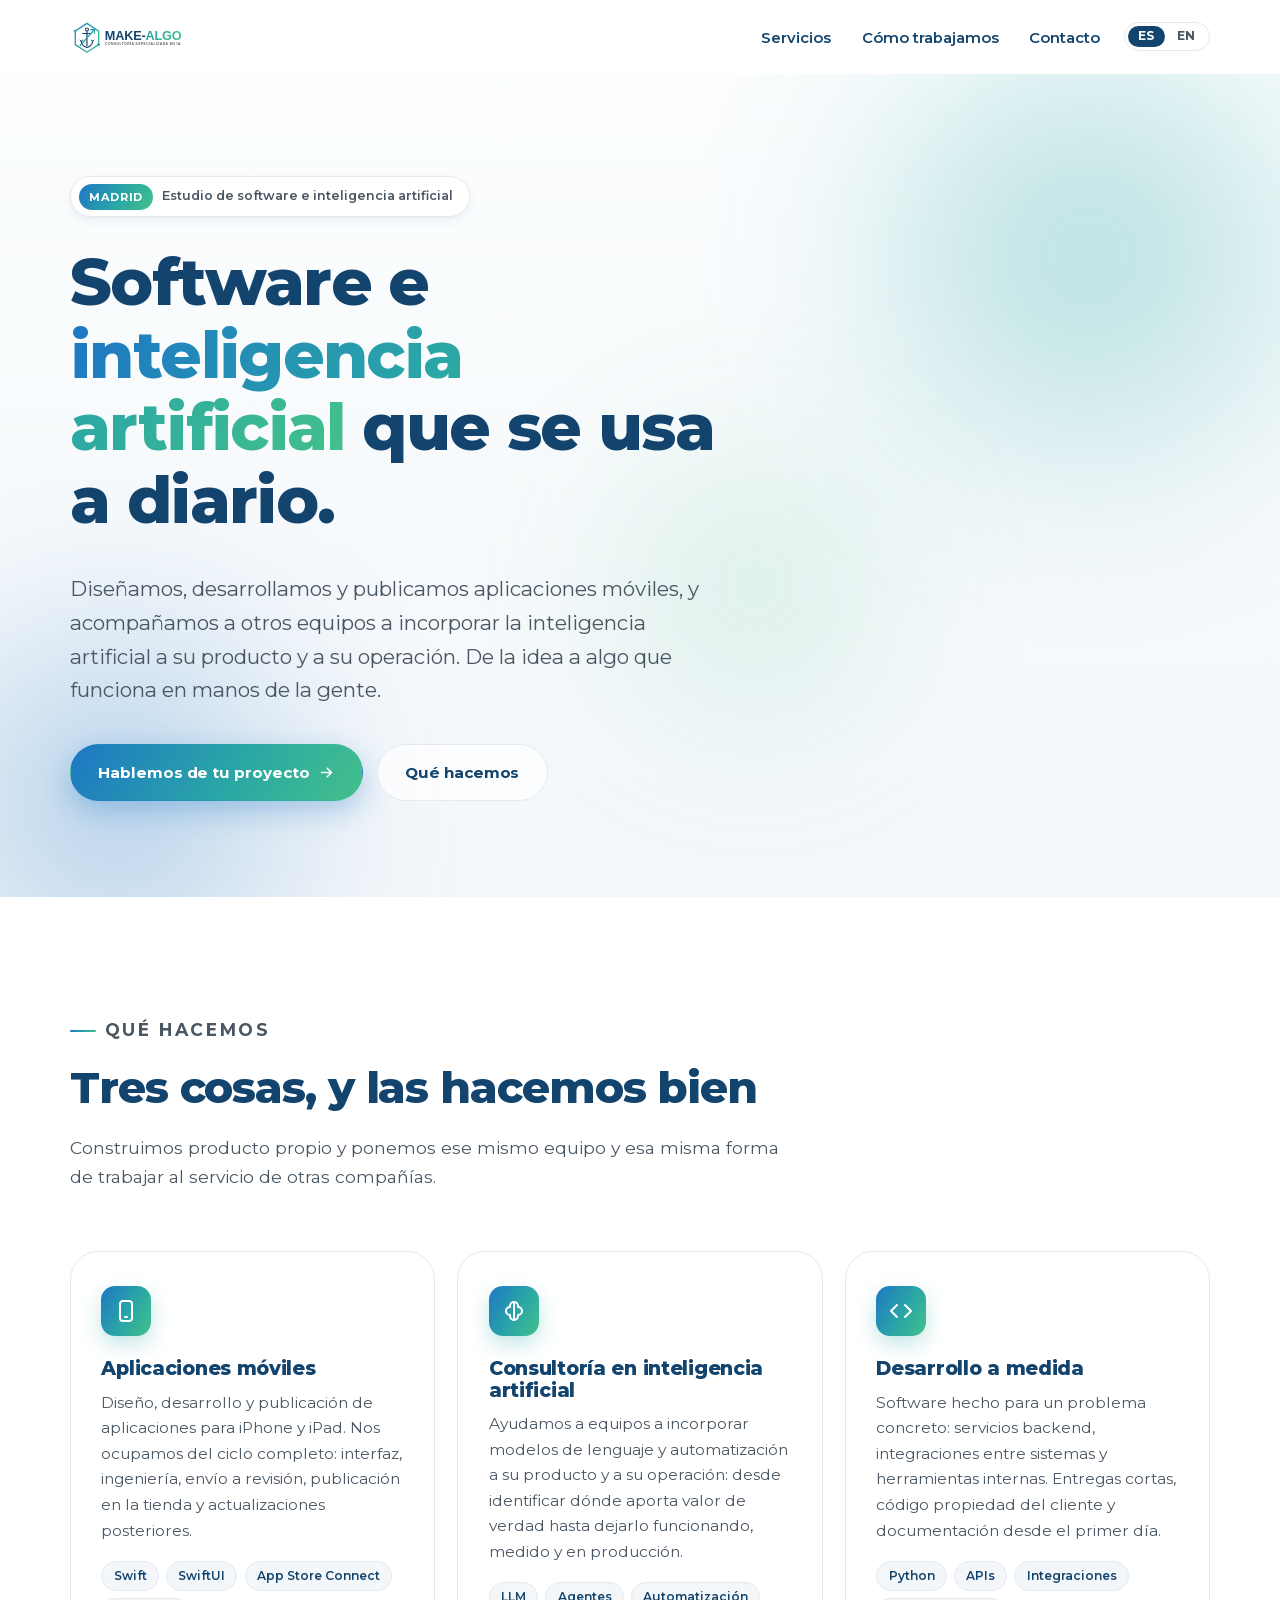
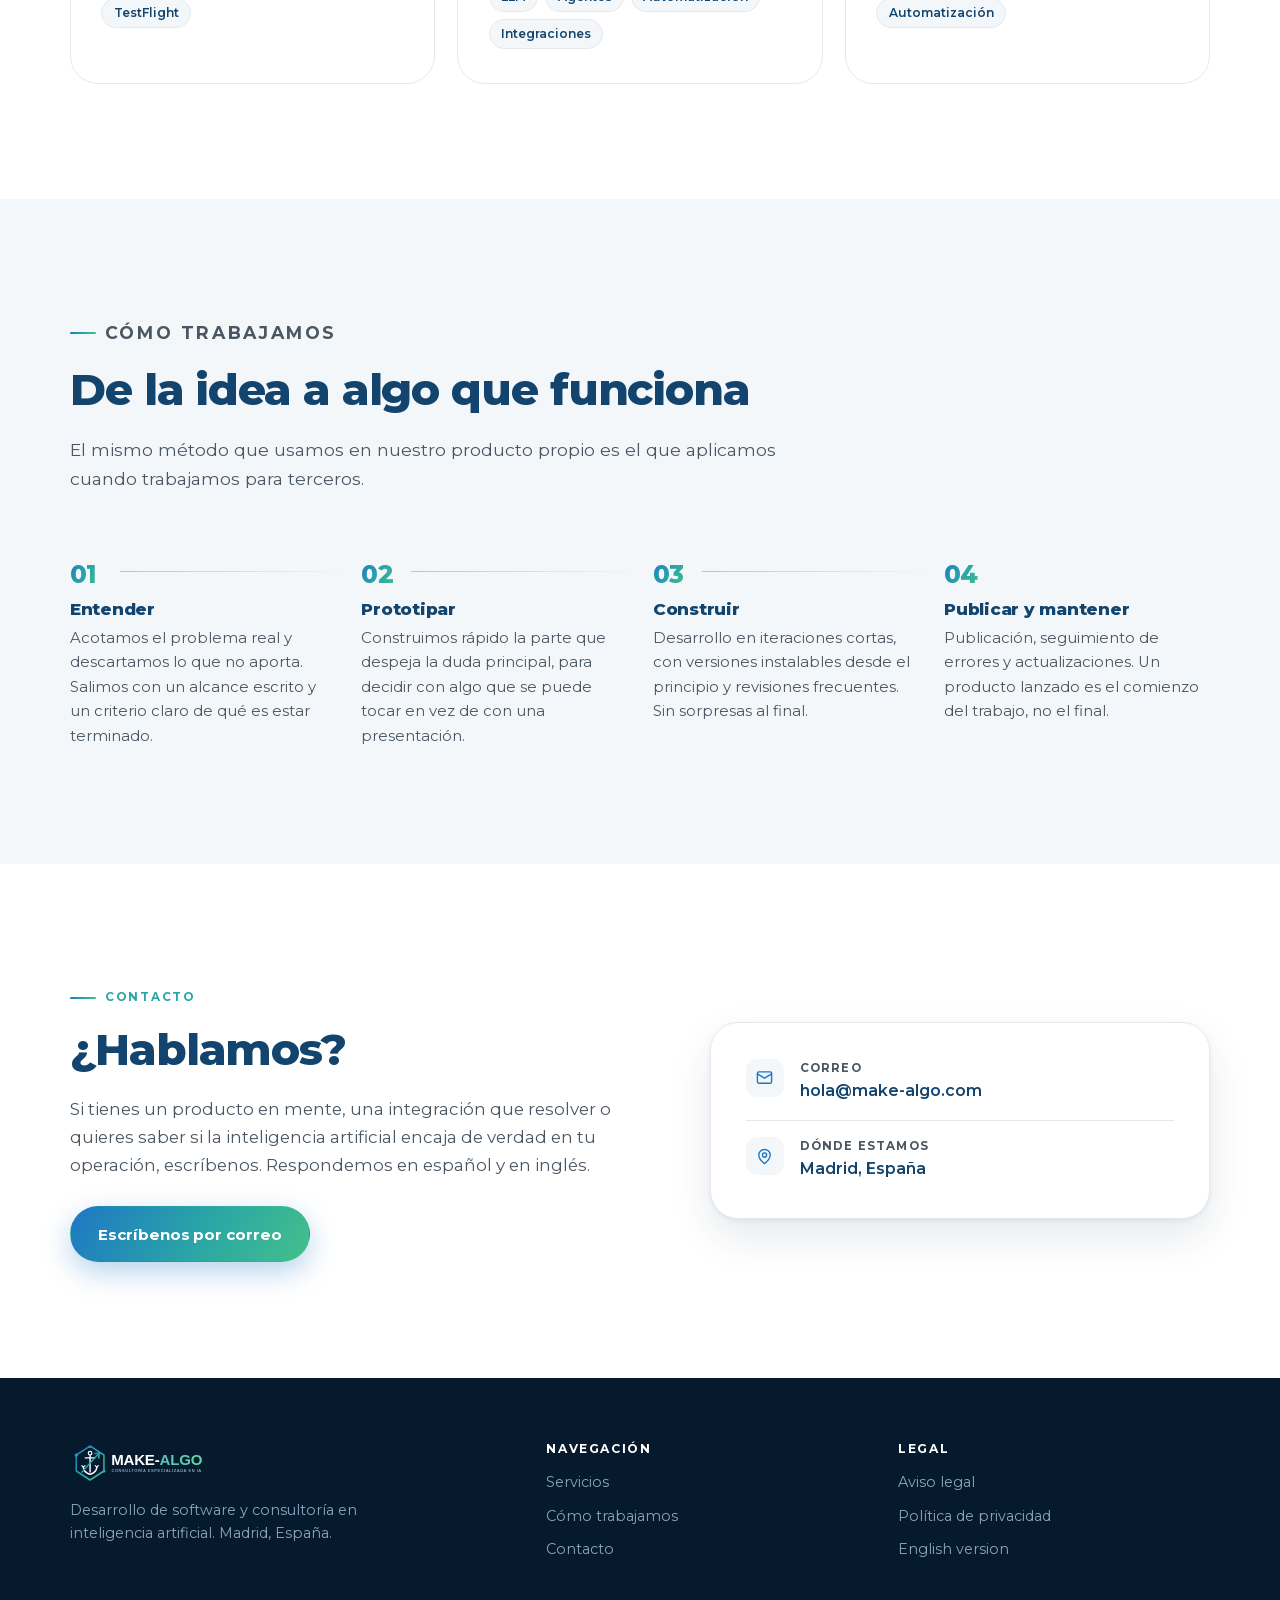
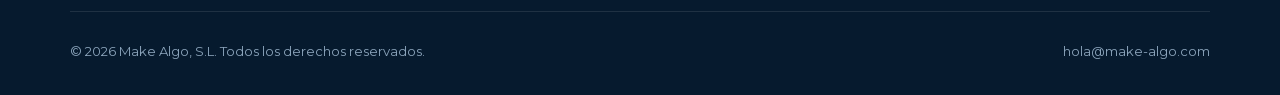
<file: index.html>
<!DOCTYPE html>
<html lang="es">
<head>
<meta charset="utf-8">
<meta name="viewport" content="width=device-width, initial-scale=1">
<title>Make Algo — Desarrollo de software y consultoría en IA</title>
<meta name="description" content="Make Algo diseña, desarrolla y publica aplicaciones móviles, y acompaña a equipos a incorporar inteligencia artificial a su producto y a su operación.">
<meta name="robots" content="index, follow">
<meta name="author" content="Make Algo">

<link rel="canonical" href="https://make-algo.com/">
<meta property="og:type" content="website">
<meta property="og:site_name" content="Make Algo">
<meta property="og:locale" content="es_ES">
<meta property="og:locale:alternate" content="en_GB">
<meta property="og:url" content="https://make-algo.com/">
<meta property="og:title" content="Make Algo — Desarrollo de software y consultoría en IA">
<meta property="og:description" content="Diseñamos, desarrollamos y publicamos aplicaciones móviles, y ayudamos a equipos a llevar la inteligencia artificial a producción.">
<meta property="og:image" content="https://make-algo.com/assets/img/logo-mark.png">
<meta name="twitter:card" content="summary">

<link rel="alternate" hreflang="es" href="https://make-algo.com/">
<link rel="alternate" hreflang="en" href="https://make-algo.com/en/">
<link rel="alternate" hreflang="x-default" href="https://make-algo.com/">

<link rel="icon" type="image/svg+xml" href="assets/img/logo-mark.svg">
<link rel="icon" type="image/png" href="assets/img/logo-mark.png">
<link rel="apple-touch-icon" href="assets/img/logo-mark.png">
<link rel="stylesheet" href="assets/css/style.css">

<script type="application/ld+json">
{
  "@context": "https://schema.org",
  "@type": "Organization",
  "name": "Make Algo",
  "url": "https://make-algo.com/",
  "logo": "https://make-algo.com/assets/img/logo-mark.png",
  "email": "hola@make-algo.com",
  "description": "Desarrollo de software y consultoría especializada en inteligencia artificial. Aplicaciones móviles, integraciones y automatización.",
  "areaServed": "ES",
  "contactPoint": {
    "@type": "ContactPoint",
    "contactType": "customer support",
    "email": "hola@make-algo.com",
    "availableLanguage": ["es", "en"]
  }
}
</script>
</head>
<body>

<a class="skip" href="#main">Saltar al contenido principal</a>

<header class="nav">
  <div class="nav__inner">
    <a class="nav__brand" href="./" aria-label="Make Algo — inicio">
      <img src="assets/img/logo.svg" alt="Make Algo" width="168" height="34">
    </a>

    <nav aria-label="Principal">
      <ul class="nav__links" id="nav-links">
        <li><a href="#servicios">Servicios</a></li>
        <li><a href="#proceso">Cómo trabajamos</a></li>
        <li><a href="#contacto">Contacto</a></li>
      </ul>
    </nav>

    <div class="lang" role="group" aria-label="Idioma">
      <a href="./" aria-current="true" hreflang="es">ES</a>
      <a href="en/" hreflang="en">EN</a>
    </div>

    <button class="nav__toggle" type="button" aria-label="Abrir el menú" aria-expanded="false" aria-controls="nav-links">
      <span></span>
    </button>
  </div>
</header>

<main id="main">

  <!-- ============ HERO ============ -->
  <section class="hero">
    <div class="hero__glow hero__glow--a" aria-hidden="true"></div>
    <div class="hero__glow hero__glow--b" aria-hidden="true"></div>
    <div class="hero__glow hero__glow--c" aria-hidden="true"></div>

    <div class="wrap hero__inner">
      <p class="hero__badge"><b>Madrid</b> Estudio de software e inteligencia artificial</p>

      <h1>Software e <span class="grad-text">inteligencia artificial</span> que se usa a diario.</h1>

      <p class="hero__lead">
        Diseñamos, desarrollamos y publicamos aplicaciones móviles, y acompañamos a
        otros equipos a incorporar la inteligencia artificial a su producto y a su
        operación. De la idea a algo que funciona en manos de la gente.
      </p>

      <div class="hero__cta">
        <a class="btn btn--primary" href="#contacto">
          Hablemos de tu proyecto
          <svg viewBox="0 0 24 24" width="17" height="17" fill="none" stroke="currentColor" stroke-width="2.2" stroke-linecap="round" stroke-linejoin="round" aria-hidden="true"><path d="M5 12h14M13 6l6 6-6 6"/></svg>
        </a>
        <a class="btn btn--ghost" href="#servicios">Qué hacemos</a>
      </div>
    </div>
  </section>

  <!-- ============ SERVICIOS ============ -->
  <section class="section" id="servicios">
    <div class="wrap">
      <div class="section-head reveal">
        <p class="eyebrow">Qué hacemos</p>
        <h2>Tres cosas, y las hacemos bien</h2>
        <p>
          Construimos producto propio y ponemos ese mismo equipo y esa misma forma de
          trabajar al servicio de otras compañías.
        </p>
      </div>

      <div class="grid grid--3">
        <article class="card reveal">
          <div class="card__icon" aria-hidden="true">
            <svg viewBox="0 0 24 24" stroke-linecap="round" stroke-linejoin="round"><rect x="6" y="2" width="12" height="20" rx="3"/><path d="M11 18h2"/></svg>
          </div>
          <h3>Aplicaciones móviles</h3>
          <p>
            Diseño, desarrollo y publicación de aplicaciones para iPhone y iPad. Nos
            ocupamos del ciclo completo: interfaz, ingeniería, envío a revisión,
            publicación en la tienda y actualizaciones posteriores.
          </p>
          <ul class="tags">
            <li>Swift</li><li>SwiftUI</li><li>App Store Connect</li><li>TestFlight</li>
          </ul>
        </article>

        <article class="card reveal">
          <div class="card__icon" aria-hidden="true">
            <svg viewBox="0 0 24 24" stroke-linecap="round" stroke-linejoin="round"><path d="M12 3a4 4 0 0 1 4 4v1a4 4 0 0 1 0 8v1a4 4 0 0 1-8 0v-1a4 4 0 0 1 0-8V7a4 4 0 0 1 4-4Z"/><path d="M12 3v18"/></svg>
          </div>
          <h3>Consultoría en inteligencia artificial</h3>
          <p>
            Ayudamos a equipos a incorporar modelos de lenguaje y automatización a su
            producto y a su operación: desde identificar dónde aporta valor de verdad
            hasta dejarlo funcionando, medido y en producción.
          </p>
          <ul class="tags">
            <li>LLM</li><li>Agentes</li><li>Automatización</li><li>Integraciones</li>
          </ul>
        </article>

        <article class="card reveal">
          <div class="card__icon" aria-hidden="true">
            <svg viewBox="0 0 24 24" stroke-linecap="round" stroke-linejoin="round"><path d="m8 6-6 6 6 6M16 6l6 6-6 6"/></svg>
          </div>
          <h3>Desarrollo a medida</h3>
          <p>
            Software hecho para un problema concreto: servicios backend, integraciones
            entre sistemas y herramientas internas. Entregas cortas, código propiedad
            del cliente y documentación desde el primer día.
          </p>
          <ul class="tags">
            <li>Python</li><li>APIs</li><li>Integraciones</li><li>Automatización</li>
          </ul>
        </article>
      </div>
    </div>
  </section>

  <!-- ============ PROCESO ============ -->
  <section class="section section--mist" id="proceso">
    <div class="wrap">
      <div class="section-head reveal">
        <p class="eyebrow">Cómo trabajamos</p>
        <h2>De la idea a algo que funciona</h2>
        <p>
          El mismo método que usamos en nuestro producto propio es el que aplicamos
          cuando trabajamos para terceros.
        </p>
      </div>

      <div class="steps">
        <div class="step reveal">
          <h3>Entender</h3>
          <p>Acotamos el problema real y descartamos lo que no aporta. Salimos con un alcance escrito y un criterio claro de qué es estar terminado.</p>
        </div>
        <div class="step reveal">
          <h3>Prototipar</h3>
          <p>Construimos rápido la parte que despeja la duda principal, para decidir con algo que se puede tocar en vez de con una presentación.</p>
        </div>
        <div class="step reveal">
          <h3>Construir</h3>
          <p>Desarrollo en iteraciones cortas, con versiones instalables desde el principio y revisiones frecuentes. Sin sorpresas al final.</p>
        </div>
        <div class="step reveal">
          <h3>Publicar y mantener</h3>
          <p>Publicación, seguimiento de errores y actualizaciones. Un producto lanzado es el comienzo del trabajo, no el final.</p>
        </div>
      </div>
    </div>
  </section>

  <!-- ============ CONTACTO ============ -->
  <section class="section" id="contacto">
    <div class="wrap">
      <div class="contact">
        <div class="reveal">
          <p class="eyebrow">Contacto</p>
          <h2>¿Hablamos?</h2>
          <p style="color:var(--ink-soft); font-size:1.06rem;">
            Si tienes un producto en mente, una integración que resolver o quieres saber
            si la inteligencia artificial encaja de verdad en tu operación, escríbenos.
            Respondemos en español y en inglés.
          </p>
          <p style="margin-top:1.6rem;">
            <a class="btn btn--primary" href="mailto:hola@make-algo.com">Escríbenos por correo</a>
          </p>
        </div>

        <div class="contact__box reveal">
          <div class="contact__row">
            <div class="contact__ico" aria-hidden="true">
              <svg viewBox="0 0 24 24" stroke-linecap="round" stroke-linejoin="round"><rect x="2" y="4" width="20" height="16" rx="2"/><path d="m2 7 10 6 10-6"/></svg>
            </div>
            <div>
              <div class="contact__k">Correo</div>
              <div class="contact__v"><a href="mailto:hola@make-algo.com">hola@make-algo.com</a></div>
            </div>
          </div>

          <div class="contact__row">
            <div class="contact__ico" aria-hidden="true">
              <svg viewBox="0 0 24 24" stroke-linecap="round" stroke-linejoin="round"><path d="M20 10c0 6-8 12-8 12s-8-6-8-12a8 8 0 0 1 16 0Z"/><circle cx="12" cy="10" r="3"/></svg>
            </div>
            <div>
              <div class="contact__k">Dónde estamos</div>
              <div class="contact__v">Madrid, España</div>
            </div>
          </div>

        </div>
      </div>
    </div>
  </section>

</main>

<footer class="footer">
  <div class="wrap">
    <div class="footer__top">
      <div class="footer__brand">
        <img class="footer__logo" src="assets/img/logo-inverse.svg" alt="Make Algo" width="197" height="40">
        <p class="footer__blurb">
          Desarrollo de software y consultoría en inteligencia artificial.
          Madrid, España.
        </p>
      </div>

      <div>
        <h4>Navegación</h4>
        <ul>
          <li><a href="#servicios">Servicios</a></li>
          <li><a href="#proceso">Cómo trabajamos</a></li>
          <li><a href="#contacto">Contacto</a></li>
        </ul>
      </div>

      <div>
        <h4>Legal</h4>
        <ul>
          <li><a href="aviso-legal.html">Aviso legal</a></li>
          <li><a href="privacidad.html">Política de privacidad</a></li>
          <li><a href="en/">English version</a></li>
        </ul>
      </div>
    </div>

    <div class="footer__bottom">
      <span>© <span id="year">2026</span> Make Algo, S.L. Todos los derechos reservados.</span>
      <span><a href="mailto:hola@make-algo.com">hola@make-algo.com</a></span>
    </div>
  </div>
</footer>

<script src="assets/js/main.js" defer></script>
<script>document.getElementById('year').textContent = new Date().getFullYear();</script>
</body>
</html>
</file>
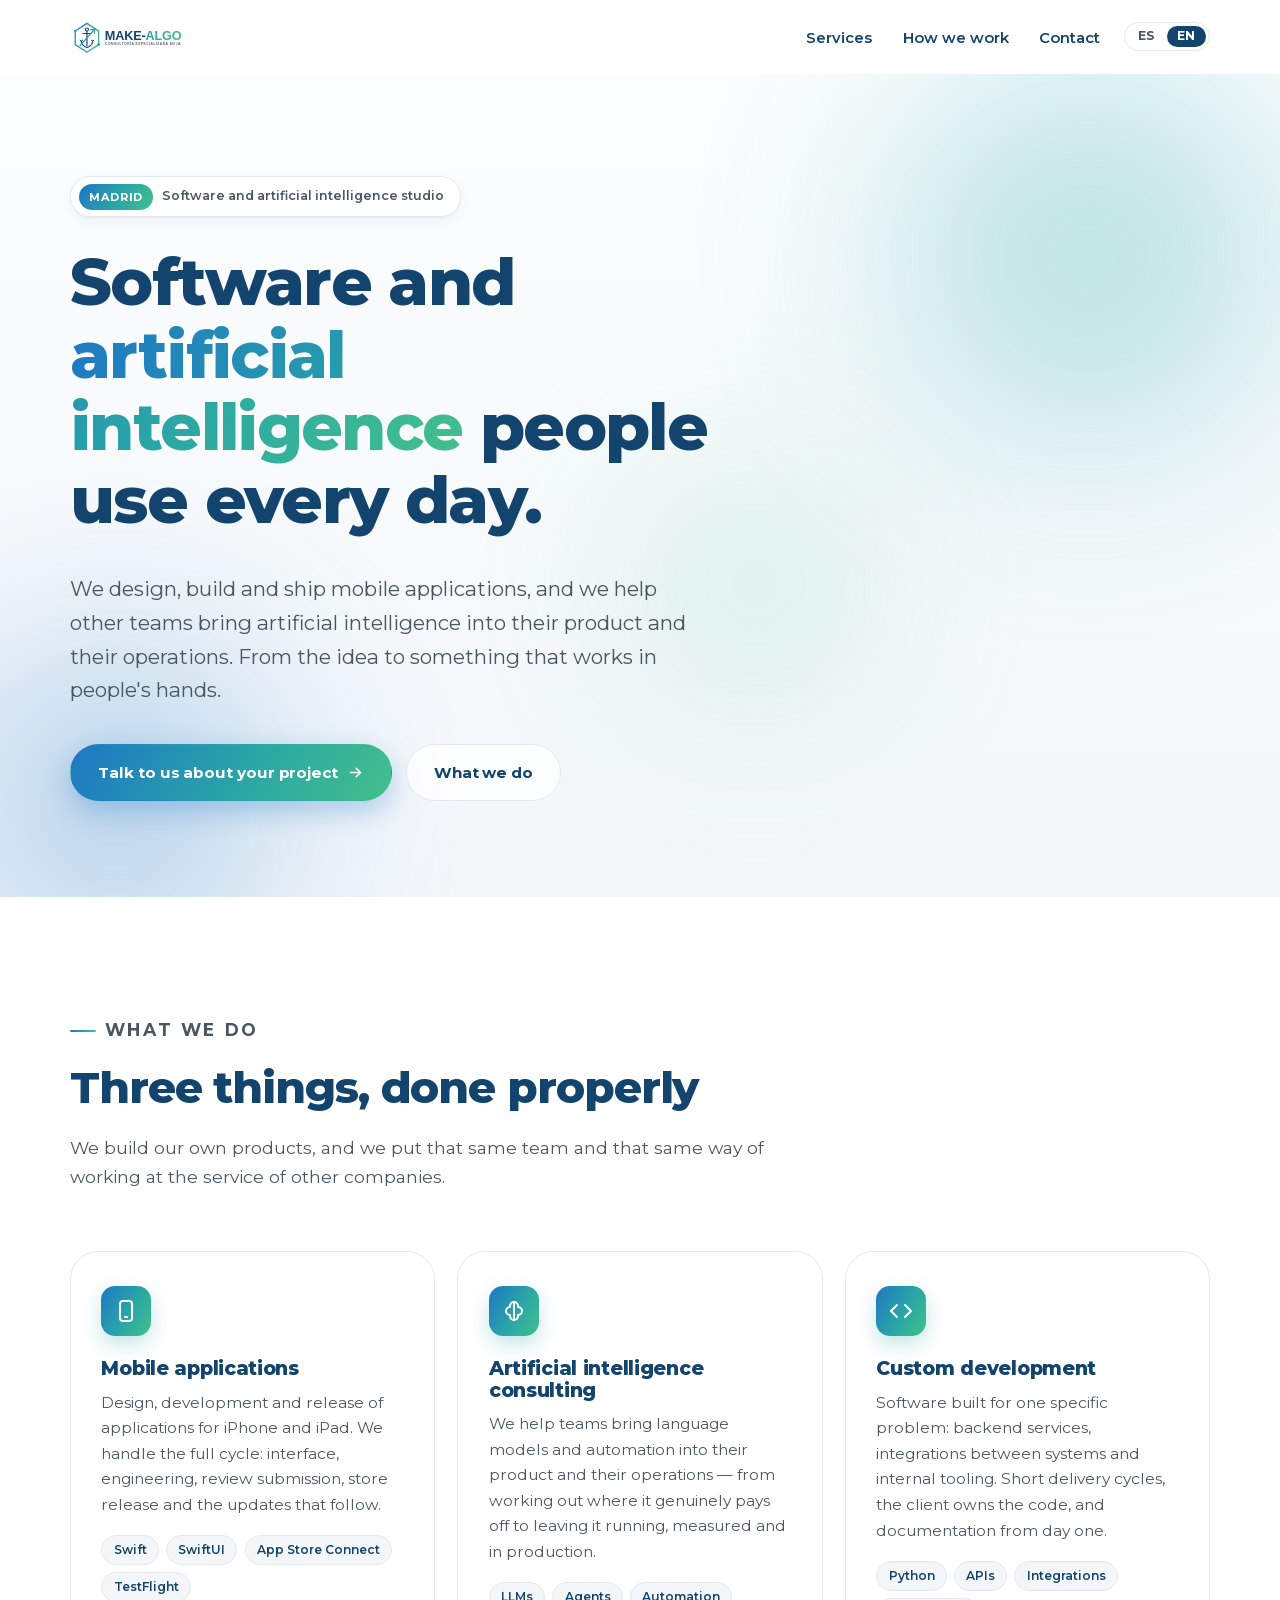
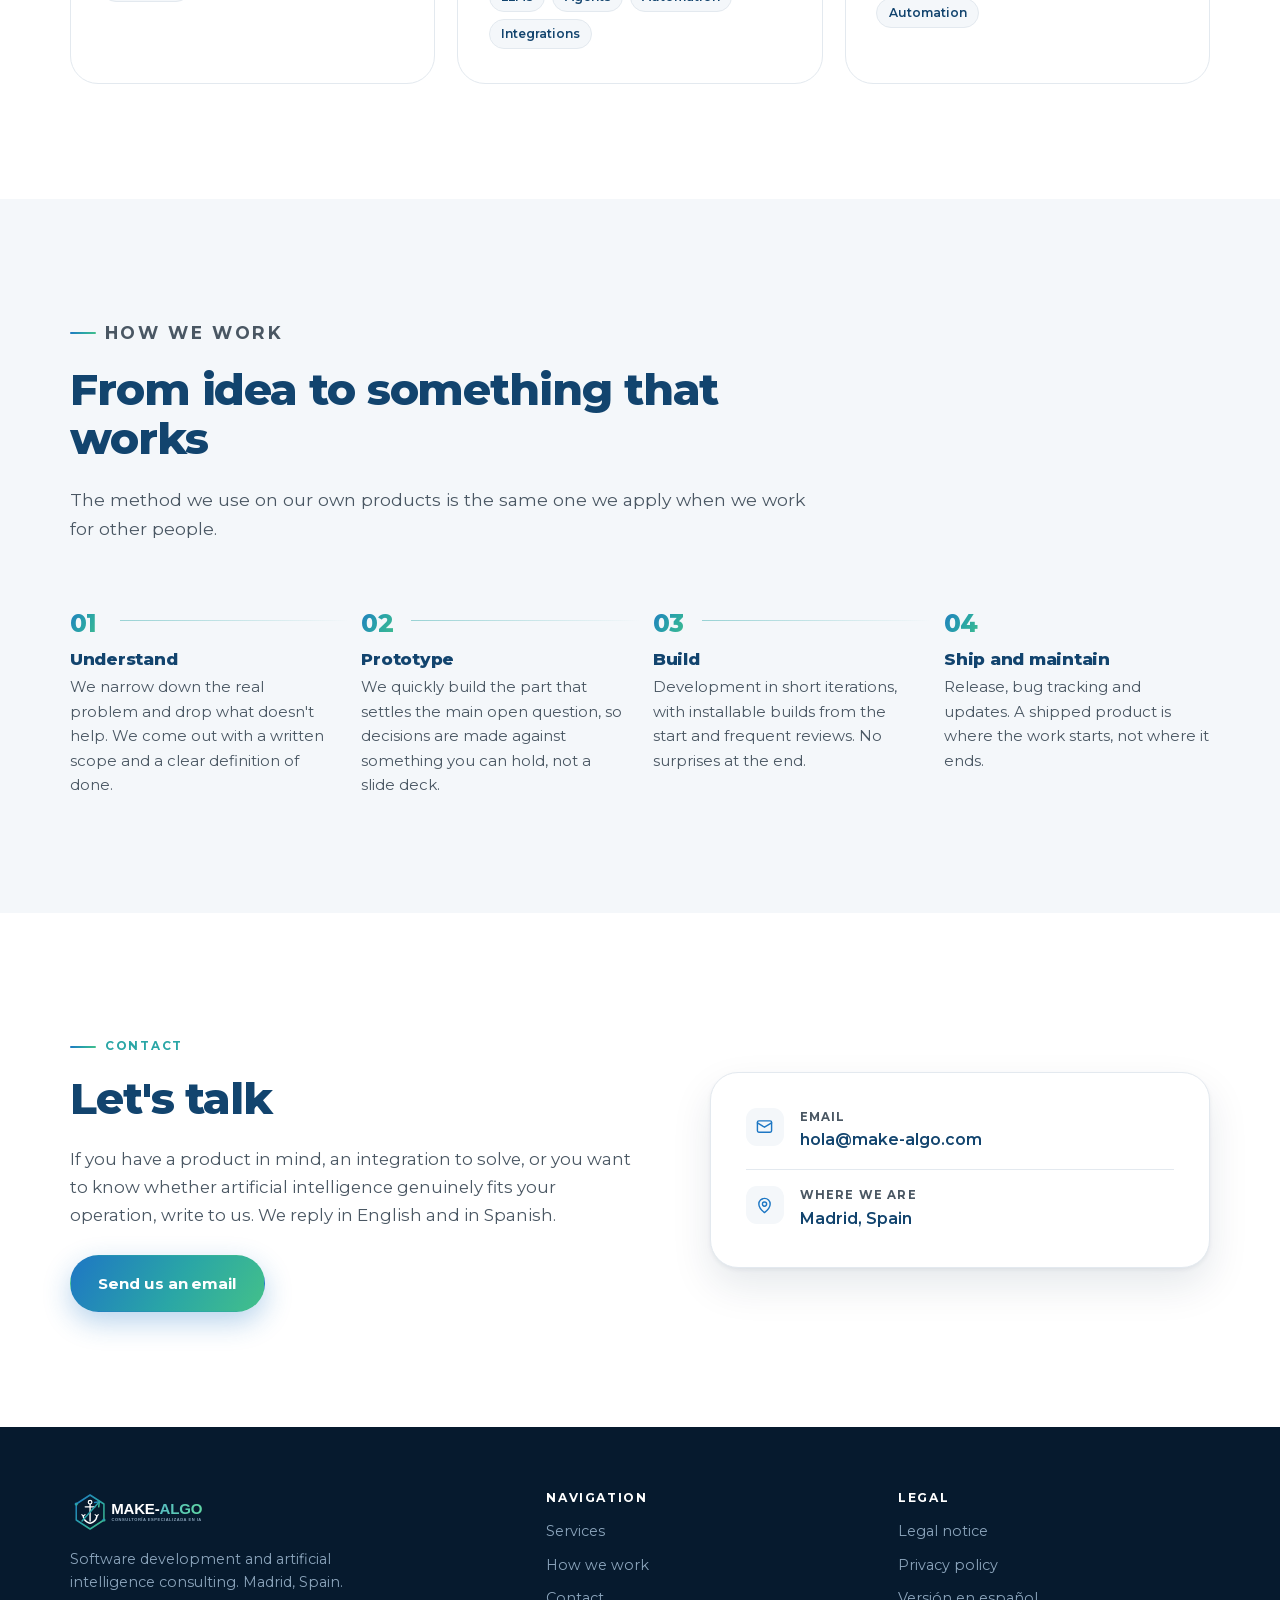
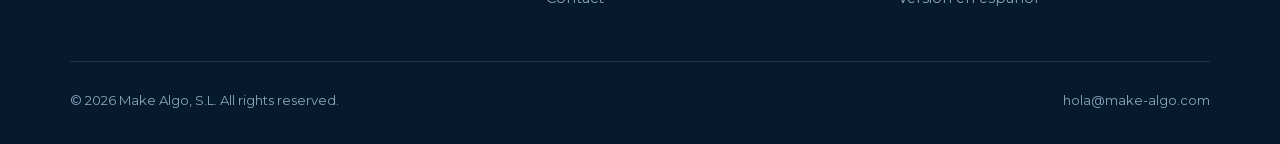
<file: en/index.html>
<!DOCTYPE html>
<html lang="en">
<head>
<meta charset="utf-8">
<meta name="viewport" content="width=device-width, initial-scale=1">
<title>Make Algo — Software development and AI consulting</title>
<meta name="description" content="Make Algo designs, builds and ships mobile applications, and helps teams bring artificial intelligence into their product and their operations.">
<meta name="robots" content="index, follow">
<meta name="author" content="Make Algo">

<link rel="canonical" href="https://make-algo.com/en/">
<meta property="og:type" content="website">
<meta property="og:site_name" content="Make Algo">
<meta property="og:locale" content="en_GB">
<meta property="og:locale:alternate" content="es_ES">
<meta property="og:url" content="https://make-algo.com/en/">
<meta property="og:title" content="Make Algo — Software development and AI consulting">
<meta property="og:description" content="We design, build and ship mobile applications, and help teams take artificial intelligence to production.">
<meta property="og:image" content="https://make-algo.com/assets/img/logo-mark.png">
<meta name="twitter:card" content="summary">

<link rel="alternate" hreflang="es" href="https://make-algo.com/">
<link rel="alternate" hreflang="en" href="https://make-algo.com/en/">
<link rel="alternate" hreflang="x-default" href="https://make-algo.com/">

<link rel="icon" type="image/svg+xml" href="../assets/img/logo-mark.svg">
<link rel="icon" type="image/png" href="../assets/img/logo-mark.png">
<link rel="apple-touch-icon" href="../assets/img/logo-mark.png">
<link rel="stylesheet" href="../assets/css/style.css">

<script type="application/ld+json">
{
  "@context": "https://schema.org",
  "@type": "Organization",
  "name": "Make Algo",
  "url": "https://make-algo.com/en/",
  "logo": "https://make-algo.com/assets/img/logo-mark.png",
  "email": "hola@make-algo.com",
  "description": "Software development and consulting specialised in artificial intelligence. Mobile applications, integrations and automation.",
  "areaServed": "ES",
  "contactPoint": {
    "@type": "ContactPoint",
    "contactType": "customer support",
    "email": "hola@make-algo.com",
    "availableLanguage": ["es", "en"]
  }
}
</script>
</head>
<body>

<a class="skip" href="#main">Skip to main content</a>

<header class="nav">
  <div class="nav__inner">
    <a class="nav__brand" href="./" aria-label="Make Algo — home">
      <img src="../assets/img/logo.svg" alt="Make Algo" width="168" height="34">
    </a>

    <nav aria-label="Main">
      <ul class="nav__links" id="nav-links">
        <li><a href="#services">Services</a></li>
        <li><a href="#process">How we work</a></li>
        <li><a href="#contact">Contact</a></li>
      </ul>
    </nav>

    <div class="lang" role="group" aria-label="Language">
      <a href="../" hreflang="es">ES</a>
      <a href="./" aria-current="true" hreflang="en">EN</a>
    </div>

    <button class="nav__toggle" type="button" aria-label="Open menu" aria-expanded="false" aria-controls="nav-links">
      <span></span>
    </button>
  </div>
</header>

<main id="main">

  <!-- ============ HERO ============ -->
  <section class="hero">
    <div class="hero__glow hero__glow--a" aria-hidden="true"></div>
    <div class="hero__glow hero__glow--b" aria-hidden="true"></div>
    <div class="hero__glow hero__glow--c" aria-hidden="true"></div>

    <div class="wrap hero__inner">
      <p class="hero__badge"><b>Madrid</b> Software and artificial intelligence studio</p>

      <h1>Software and <span class="grad-text">artificial intelligence</span> people use every day.</h1>

      <p class="hero__lead">
        We design, build and ship mobile applications, and we help other teams bring
        artificial intelligence into their product and their operations. From the idea
        to something that works in people's hands.
      </p>

      <div class="hero__cta">
        <a class="btn btn--primary" href="#contact">
          Talk to us about your project
          <svg viewBox="0 0 24 24" width="17" height="17" fill="none" stroke="currentColor" stroke-width="2.2" stroke-linecap="round" stroke-linejoin="round" aria-hidden="true"><path d="M5 12h14M13 6l6 6-6 6"/></svg>
        </a>
        <a class="btn btn--ghost" href="#services">What we do</a>
      </div>
    </div>
  </section>

  <!-- ============ SERVICES ============ -->
  <section class="section" id="services">
    <div class="wrap">
      <div class="section-head reveal">
        <p class="eyebrow">What we do</p>
        <h2>Three things, done properly</h2>
        <p>
          We build our own products, and we put that same team and that same way of
          working at the service of other companies.
        </p>
      </div>

      <div class="grid grid--3">
        <article class="card reveal">
          <div class="card__icon" aria-hidden="true">
            <svg viewBox="0 0 24 24" stroke-linecap="round" stroke-linejoin="round"><rect x="6" y="2" width="12" height="20" rx="3"/><path d="M11 18h2"/></svg>
          </div>
          <h3>Mobile applications</h3>
          <p>
            Design, development and release of applications for iPhone and iPad. We
            handle the full cycle: interface, engineering, review submission, store
            release and the updates that follow.
          </p>
          <ul class="tags">
            <li>Swift</li><li>SwiftUI</li><li>App Store Connect</li><li>TestFlight</li>
          </ul>
        </article>

        <article class="card reveal">
          <div class="card__icon" aria-hidden="true">
            <svg viewBox="0 0 24 24" stroke-linecap="round" stroke-linejoin="round"><path d="M12 3a4 4 0 0 1 4 4v1a4 4 0 0 1 0 8v1a4 4 0 0 1-8 0v-1a4 4 0 0 1 0-8V7a4 4 0 0 1 4-4Z"/><path d="M12 3v18"/></svg>
          </div>
          <h3>Artificial intelligence consulting</h3>
          <p>
            We help teams bring language models and automation into their product and
            their operations — from working out where it genuinely pays off to leaving
            it running, measured and in production.
          </p>
          <ul class="tags">
            <li>LLMs</li><li>Agents</li><li>Automation</li><li>Integrations</li>
          </ul>
        </article>

        <article class="card reveal">
          <div class="card__icon" aria-hidden="true">
            <svg viewBox="0 0 24 24" stroke-linecap="round" stroke-linejoin="round"><path d="m8 6-6 6 6 6M16 6l6 6-6 6"/></svg>
          </div>
          <h3>Custom development</h3>
          <p>
            Software built for one specific problem: backend services, integrations
            between systems and internal tooling. Short delivery cycles, the client owns
            the code, and documentation from day one.
          </p>
          <ul class="tags">
            <li>Python</li><li>APIs</li><li>Integrations</li><li>Automation</li>
          </ul>
        </article>
      </div>
    </div>
  </section>

  <!-- ============ PROCESS ============ -->
  <section class="section section--mist" id="process">
    <div class="wrap">
      <div class="section-head reveal">
        <p class="eyebrow">How we work</p>
        <h2>From idea to something that works</h2>
        <p>
          The method we use on our own products is the same one we apply when we work
          for other people.
        </p>
      </div>

      <div class="steps">
        <div class="step reveal">
          <h3>Understand</h3>
          <p>We narrow down the real problem and drop what doesn't help. We come out with a written scope and a clear definition of done.</p>
        </div>
        <div class="step reveal">
          <h3>Prototype</h3>
          <p>We quickly build the part that settles the main open question, so decisions are made against something you can hold, not a slide deck.</p>
        </div>
        <div class="step reveal">
          <h3>Build</h3>
          <p>Development in short iterations, with installable builds from the start and frequent reviews. No surprises at the end.</p>
        </div>
        <div class="step reveal">
          <h3>Ship and maintain</h3>
          <p>Release, bug tracking and updates. A shipped product is where the work starts, not where it ends.</p>
        </div>
      </div>
    </div>
  </section>

  <!-- ============ CONTACT ============ -->
  <section class="section" id="contact">
    <div class="wrap">
      <div class="contact">
        <div class="reveal">
          <p class="eyebrow">Contact</p>
          <h2>Let's talk</h2>
          <p style="color:var(--ink-soft); font-size:1.06rem;">
            If you have a product in mind, an integration to solve, or you want to know
            whether artificial intelligence genuinely fits your operation, write to us.
            We reply in English and in Spanish.
          </p>
          <p style="margin-top:1.6rem;">
            <a class="btn btn--primary" href="mailto:hola@make-algo.com">Send us an email</a>
          </p>
        </div>

        <div class="contact__box reveal">
          <div class="contact__row">
            <div class="contact__ico" aria-hidden="true">
              <svg viewBox="0 0 24 24" stroke-linecap="round" stroke-linejoin="round"><rect x="2" y="4" width="20" height="16" rx="2"/><path d="m2 7 10 6 10-6"/></svg>
            </div>
            <div>
              <div class="contact__k">Email</div>
              <div class="contact__v"><a href="mailto:hola@make-algo.com">hola@make-algo.com</a></div>
            </div>
          </div>

          <div class="contact__row">
            <div class="contact__ico" aria-hidden="true">
              <svg viewBox="0 0 24 24" stroke-linecap="round" stroke-linejoin="round"><path d="M20 10c0 6-8 12-8 12s-8-6-8-12a8 8 0 0 1 16 0Z"/><circle cx="12" cy="10" r="3"/></svg>
            </div>
            <div>
              <div class="contact__k">Where we are</div>
              <div class="contact__v">Madrid, Spain</div>
            </div>
          </div>

        </div>
      </div>
    </div>
  </section>

</main>

<footer class="footer">
  <div class="wrap">
    <div class="footer__top">
      <div class="footer__brand">
        <img class="footer__logo" src="../assets/img/logo-inverse.svg" alt="Make Algo" width="197" height="40">
        <p class="footer__blurb">
          Software development and artificial intelligence consulting.
          Madrid, Spain.
        </p>
      </div>

      <div>
        <h4>Navigation</h4>
        <ul>
          <li><a href="#services">Services</a></li>
          <li><a href="#process">How we work</a></li>
          <li><a href="#contact">Contact</a></li>
        </ul>
      </div>

      <div>
        <h4>Legal</h4>
        <ul>
          <li><a href="legal-notice.html">Legal notice</a></li>
          <li><a href="privacy.html">Privacy policy</a></li>
          <li><a href="../">Versión en español</a></li>
        </ul>
      </div>
    </div>

    <div class="footer__bottom">
      <span>© <span id="year">2026</span> Make Algo, S.L. All rights reserved.</span>
      <span><a href="mailto:hola@make-algo.com">hola@make-algo.com</a></span>
    </div>
  </div>
</footer>

<script src="../assets/js/main.js" defer></script>
<script>document.getElementById('year').textContent = new Date().getFullYear();</script>
</body>
</html>
</file>
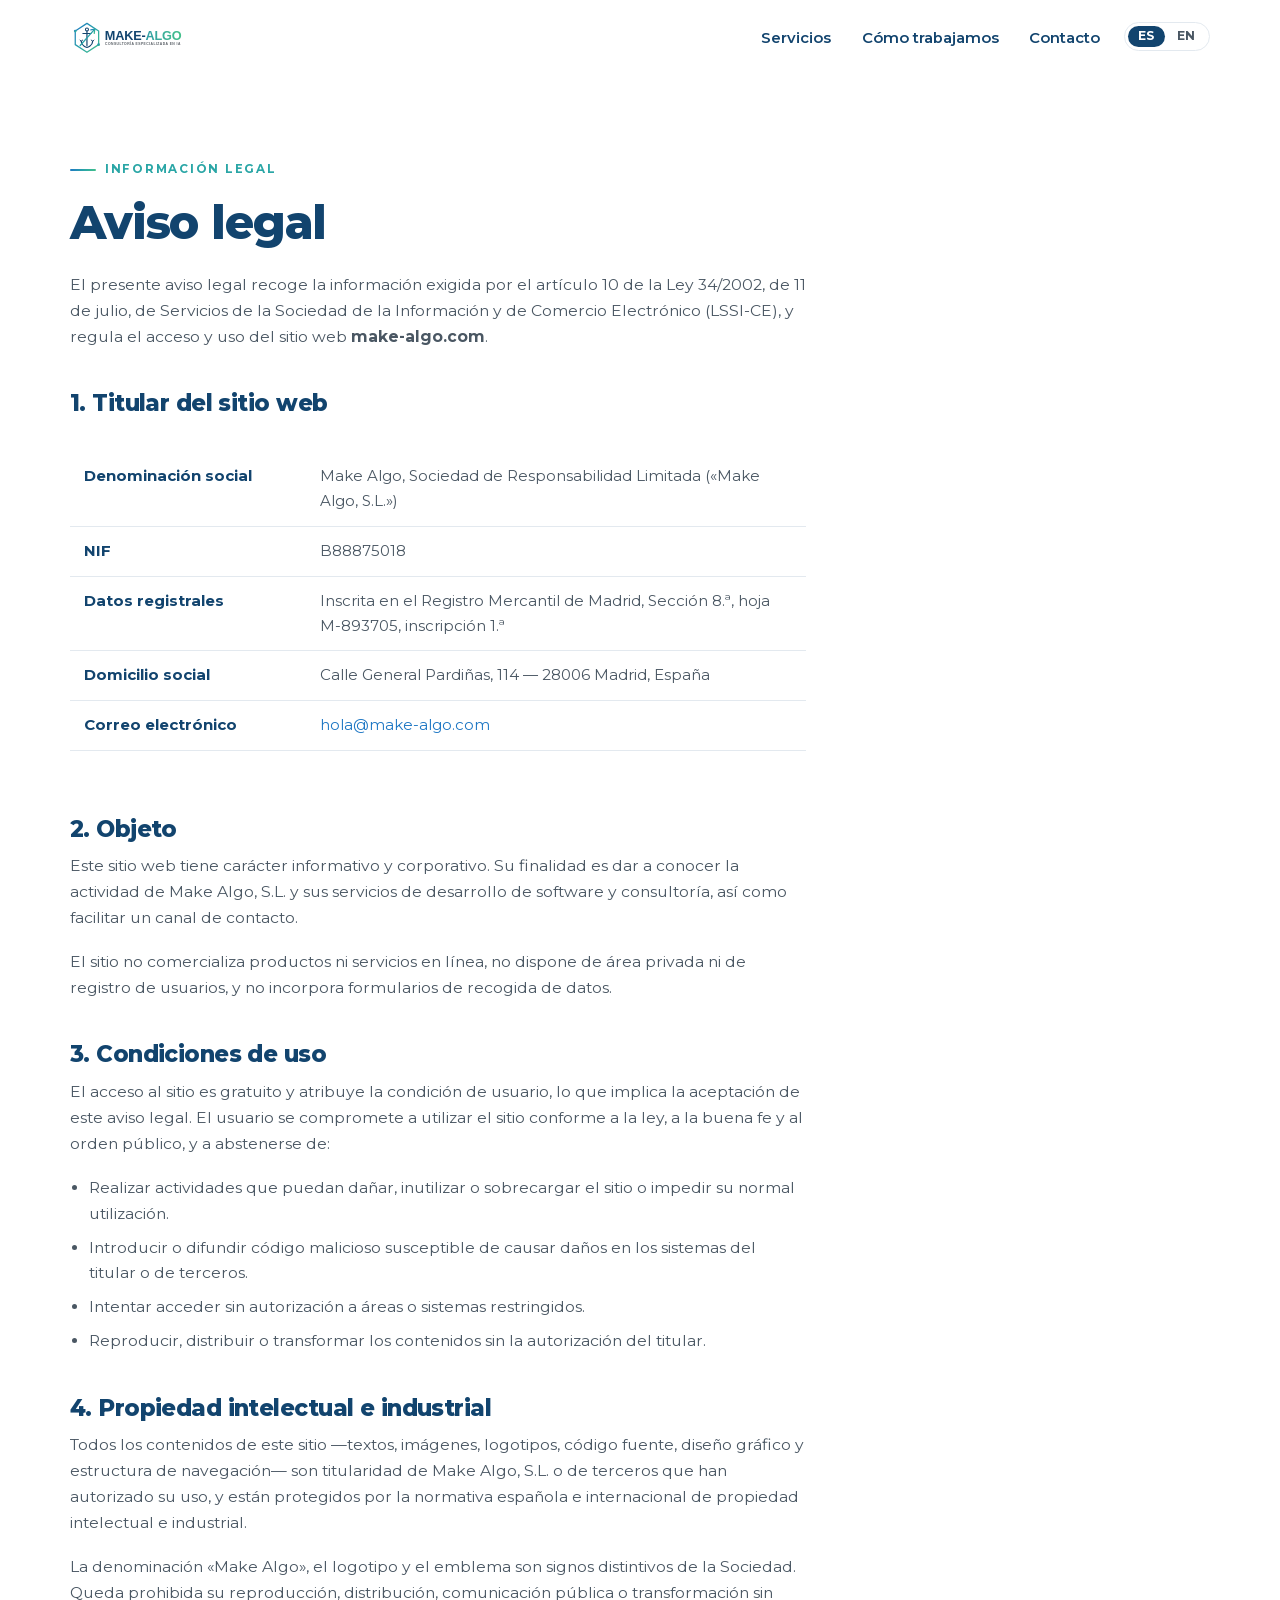
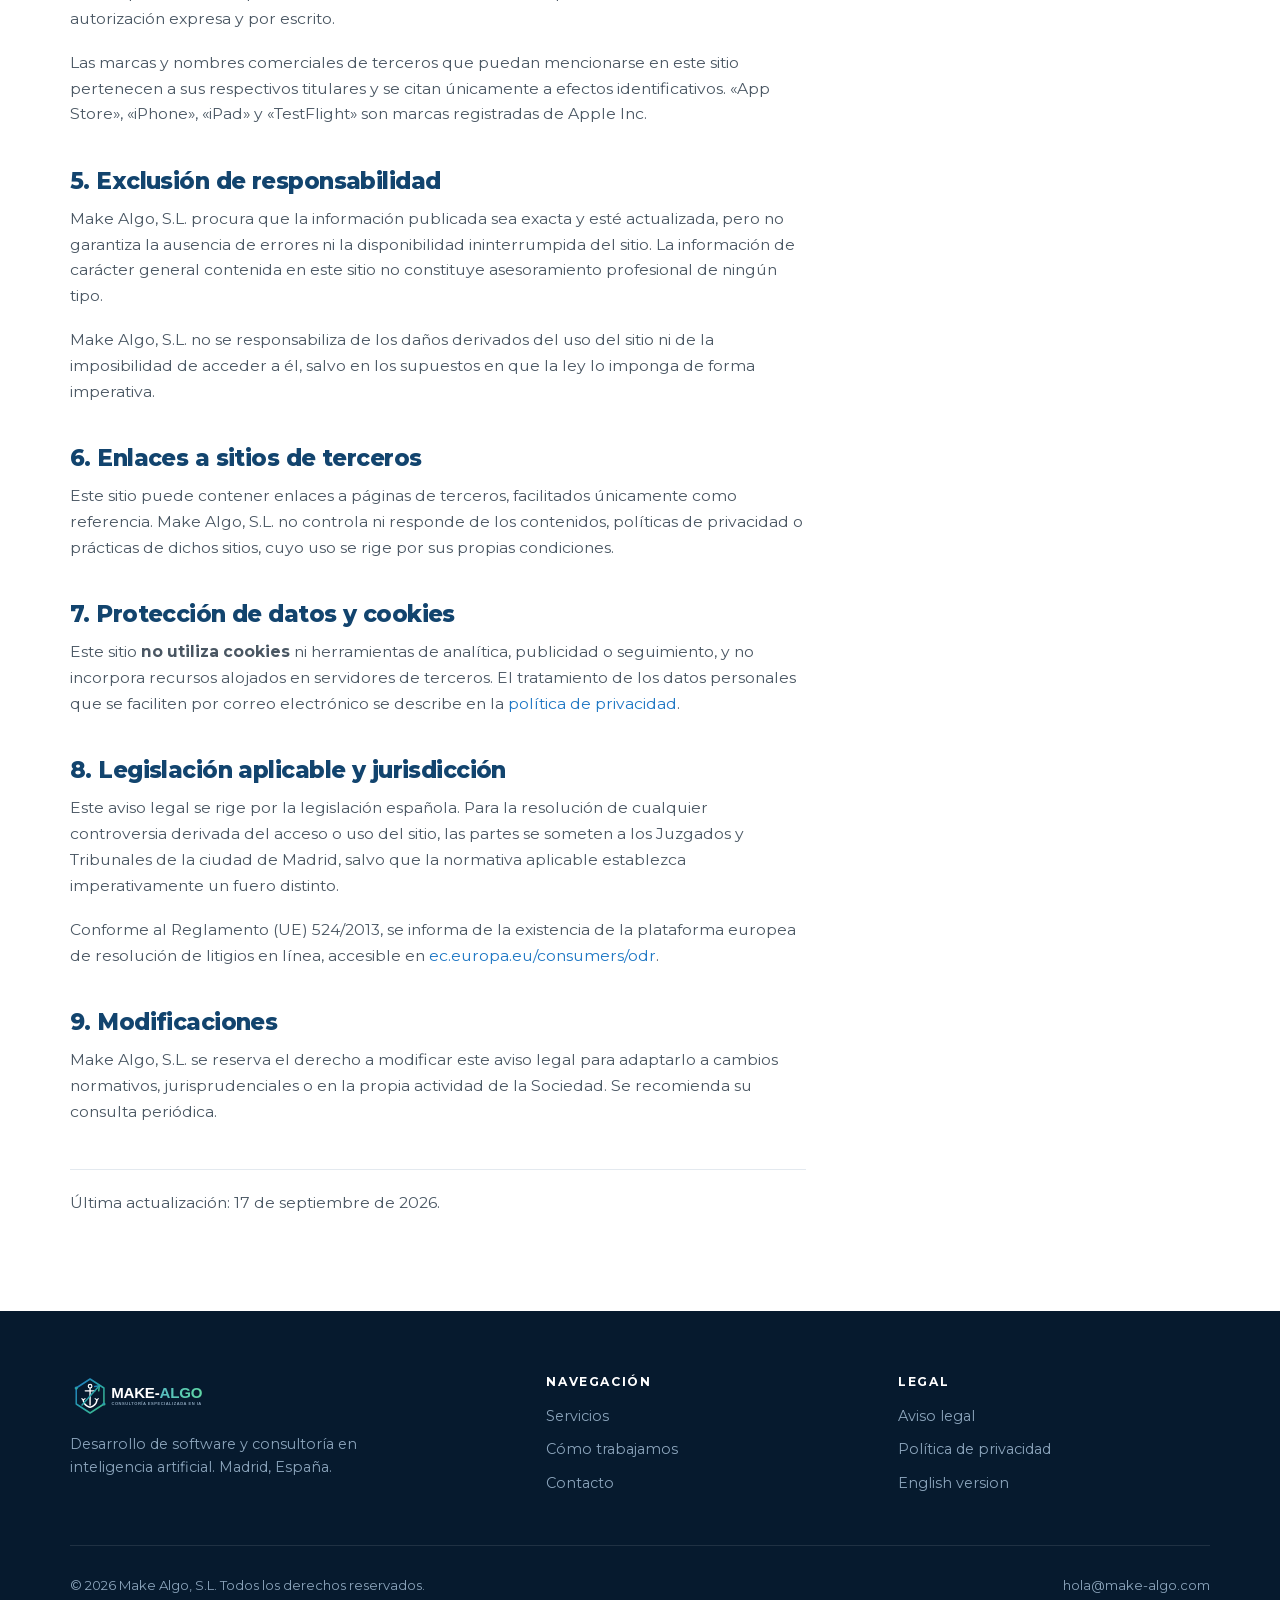
<file: aviso-legal.html>
<!DOCTYPE html>
<html lang="es">
<head>
<meta charset="utf-8">
<meta name="viewport" content="width=device-width, initial-scale=1">
<title>Aviso legal — Make Algo, S.L.</title>
<meta name="description" content="Información legal de Make Algo, S.L. conforme al artículo 10 de la Ley 34/2002 de Servicios de la Sociedad de la Información y de Comercio Electrónico (LSSI-CE).">
<meta name="robots" content="index, follow">
<link rel="alternate" hreflang="es" href="aviso-legal.html">
<link rel="alternate" hreflang="en" href="en/legal-notice.html">
<link rel="icon" type="image/svg+xml" href="assets/img/logo-mark.svg">
<link rel="icon" type="image/png" href="assets/img/logo-mark.png">
<link rel="stylesheet" href="assets/css/style.css">
</head>
<body>

<a class="skip" href="#main">Saltar al contenido principal</a>

<header class="nav">
  <div class="nav__inner">
    <a class="nav__brand" href="./" aria-label="Make Algo, S.L. — inicio">
      <img src="assets/img/logo.svg" alt="Make Algo, S.L." width="168" height="34">
    </a>
    <nav aria-label="Principal">
      <ul class="nav__links" id="nav-links">
        <li><a href="./#servicios">Servicios</a></li>
        <li><a href="./#proceso">Cómo trabajamos</a></li>
        <li><a href="./#contacto">Contacto</a></li>
      </ul>
    </nav>
    <div class="lang" role="group" aria-label="Idioma">
      <a href="aviso-legal.html" aria-current="true" hreflang="es">ES</a>
      <a href="en/legal-notice.html" hreflang="en">EN</a>
    </div>
    <button class="nav__toggle" type="button" aria-label="Abrir el menú" aria-expanded="false" aria-controls="nav-links">
      <span></span>
    </button>
  </div>
</header>

<main id="main" class="legal">
  <div class="wrap">
    <p class="eyebrow">Información legal</p>
    <h1 style="font-size:clamp(2rem,4.5vw,2.9rem);">Aviso legal</h1>

    <div class="legal__body">
      <p>
        El presente aviso legal recoge la información exigida por el artículo 10 de la
        Ley 34/2002, de 11 de julio, de Servicios de la Sociedad de la Información y de
        Comercio Electrónico (LSSI-CE), y regula el acceso y uso del sitio web
        <strong>make-algo.com</strong>.
      </p>

      <h2>1. Titular del sitio web</h2>

      <div class="table-scroll">
        <table class="legal__table">
          <tbody>
            <tr><th>Denominación social</th><td>Make Algo, Sociedad de Responsabilidad Limitada («Make Algo, S.L.»)</td></tr>
            <tr><th>NIF</th><td>B88875018</td></tr>
            <tr><th>Datos registrales</th><td>Inscrita en el Registro Mercantil de Madrid, Sección 8.ª, hoja M-893705, inscripción 1.ª</td></tr>
            <tr><th>Domicilio social</th><td>Calle General Pardiñas, 114 — 28006 Madrid, España</td></tr>
            <tr><th>Correo electrónico</th><td><a href="mailto:hola@make-algo.com">hola@make-algo.com</a></td></tr>
          </tbody>
        </table>
      </div>

      <h2>2. Objeto</h2>
      <p>
        Este sitio web tiene carácter informativo y corporativo. Su finalidad es dar a
        conocer la actividad de Make Algo, S.L. y sus servicios de desarrollo de software
        y consultoría, así como facilitar un canal de contacto.
      </p>
      <p>
        El sitio no comercializa productos ni servicios en línea, no dispone de área
        privada ni de registro de usuarios, y no incorpora formularios de recogida de
        datos.
      </p>

      <h2>3. Condiciones de uso</h2>
      <p>
        El acceso al sitio es gratuito y atribuye la condición de usuario, lo que implica
        la aceptación de este aviso legal. El usuario se compromete a utilizar el sitio
        conforme a la ley, a la buena fe y al orden público, y a abstenerse de:
      </p>
      <ul>
        <li>Realizar actividades que puedan dañar, inutilizar o sobrecargar el sitio o impedir su normal utilización.</li>
        <li>Introducir o difundir código malicioso susceptible de causar daños en los sistemas del titular o de terceros.</li>
        <li>Intentar acceder sin autorización a áreas o sistemas restringidos.</li>
        <li>Reproducir, distribuir o transformar los contenidos sin la autorización del titular.</li>
      </ul>

      <h2>4. Propiedad intelectual e industrial</h2>
      <p>
        Todos los contenidos de este sitio —textos, imágenes, logotipos, código fuente,
        diseño gráfico y estructura de navegación— son titularidad de Make Algo, S.L. o
        de terceros que han autorizado su uso, y están protegidos por la normativa
        española e internacional de propiedad intelectual e industrial.
      </p>
      <p>
        La denominación «Make Algo», el logotipo y el emblema son signos distintivos de
        la Sociedad. Queda prohibida su reproducción, distribución, comunicación pública
        o transformación sin autorización expresa y por escrito.
      </p>
      <p>
        Las marcas y nombres comerciales de terceros que puedan mencionarse en este sitio
        pertenecen a sus respectivos titulares y se citan únicamente a efectos
        identificativos. «App Store», «iPhone», «iPad» y «TestFlight» son marcas
        registradas de Apple Inc.
      </p>

      <h2>5. Exclusión de responsabilidad</h2>
      <p>
        Make Algo, S.L. procura que la información publicada sea exacta y esté
        actualizada, pero no garantiza la ausencia de errores ni la disponibilidad
        ininterrumpida del sitio. La información de carácter general contenida en este
        sitio no constituye asesoramiento profesional de ningún tipo.
      </p>
      <p>
        Make Algo, S.L. no se responsabiliza de los daños derivados del uso del sitio ni
        de la imposibilidad de acceder a él, salvo en los supuestos en que la ley lo
        imponga de forma imperativa.
      </p>

      <h2>6. Enlaces a sitios de terceros</h2>
      <p>
        Este sitio puede contener enlaces a páginas de terceros, facilitados únicamente
        como referencia. Make Algo, S.L. no controla ni responde de los contenidos,
        políticas de privacidad o prácticas de dichos sitios, cuyo uso se rige por sus
        propias condiciones.
      </p>

      <h2>7. Protección de datos y cookies</h2>
      <p>
        Este sitio <strong>no utiliza cookies</strong> ni herramientas de analítica,
        publicidad o seguimiento, y no incorpora recursos alojados en servidores de
        terceros. El tratamiento de los datos personales que se faciliten por correo
        electrónico se describe en la
        <a href="privacidad.html">política de privacidad</a>.
      </p>

      <h2>8. Legislación aplicable y jurisdicción</h2>
      <p>
        Este aviso legal se rige por la legislación española. Para la resolución de
        cualquier controversia derivada del acceso o uso del sitio, las partes se someten
        a los Juzgados y Tribunales de la ciudad de Madrid, salvo que la normativa
        aplicable establezca imperativamente un fuero distinto.
      </p>
      <p>
        Conforme al Reglamento (UE) 524/2013, se informa de la existencia de la plataforma
        europea de resolución de litigios en línea, accesible en
        <a href="https://ec.europa.eu/consumers/odr" target="_blank" rel="noopener">ec.europa.eu/consumers/odr</a>.
      </p>

      <h2>9. Modificaciones</h2>
      <p>
        Make Algo, S.L. se reserva el derecho a modificar este aviso legal para adaptarlo
        a cambios normativos, jurisprudenciales o en la propia actividad de la Sociedad.
        Se recomienda su consulta periódica.
      </p>

      <p class="legal__updated">Última actualización: 17 de septiembre de 2026.</p>
    </div>
  </div>
</main>

<footer class="footer">
  <div class="wrap">
    <div class="footer__top">
      <div class="footer__brand">
        <img class="footer__logo" src="assets/img/logo-inverse.svg" alt="Make Algo, S.L." width="197" height="40">
        <p class="footer__blurb">
          Desarrollo de software y consultoría en inteligencia artificial.
          Madrid, España.
        </p>
      </div>
      <div>
        <h4>Navegación</h4>
        <ul>
          <li><a href="./#servicios">Servicios</a></li>
          <li><a href="./#proceso">Cómo trabajamos</a></li>
          <li><a href="./#contacto">Contacto</a></li>
        </ul>
      </div>
      <div>
        <h4>Legal</h4>
        <ul>
          <li><a href="aviso-legal.html">Aviso legal</a></li>
          <li><a href="privacidad.html">Política de privacidad</a></li>
          <li><a href="en/">English version</a></li>
        </ul>
      </div>
    </div>
    <div class="footer__bottom">
      <span>© <span id="year">2026</span> Make Algo, S.L. Todos los derechos reservados.</span>
      <span><a href="mailto:hola@make-algo.com">hola@make-algo.com</a></span>
    </div>
  </div>
</footer>

<script src="assets/js/main.js" defer></script>
<script>document.getElementById('year').textContent = new Date().getFullYear();</script>
</body>
</html>
</file>
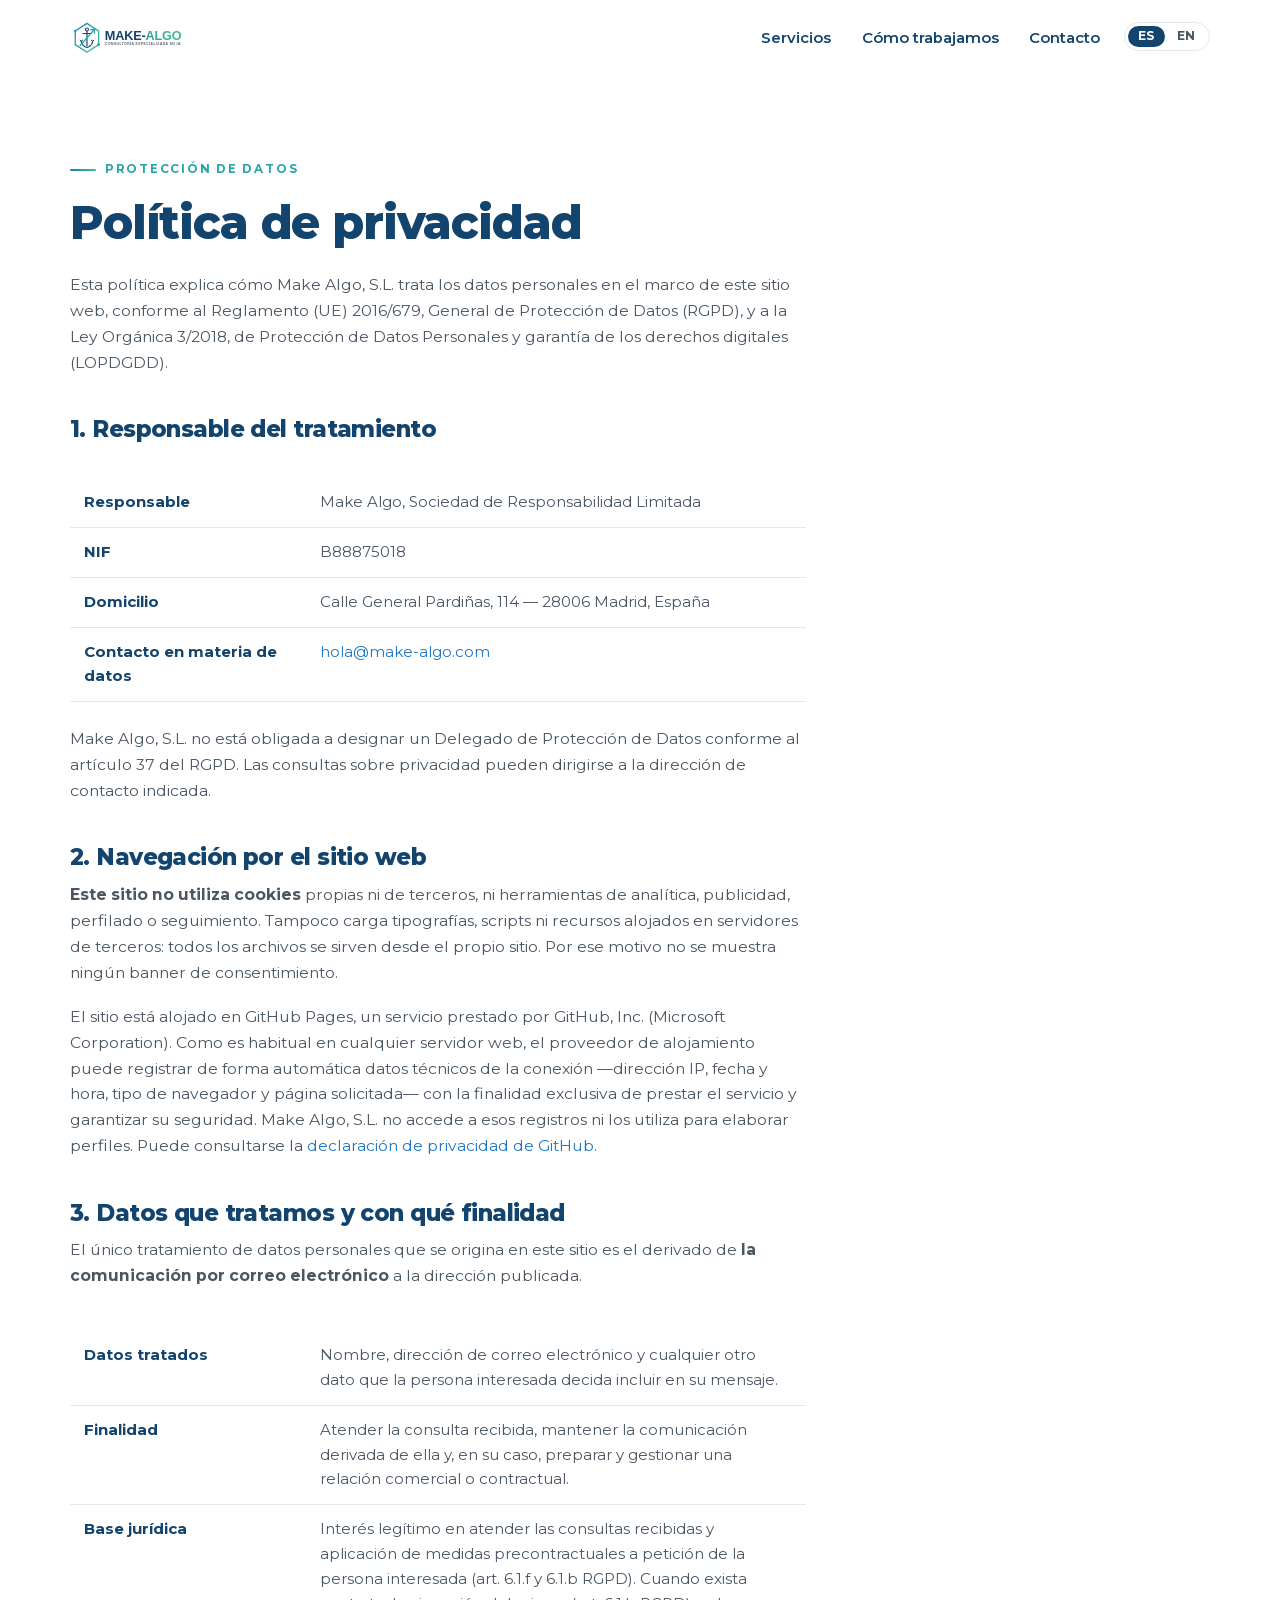
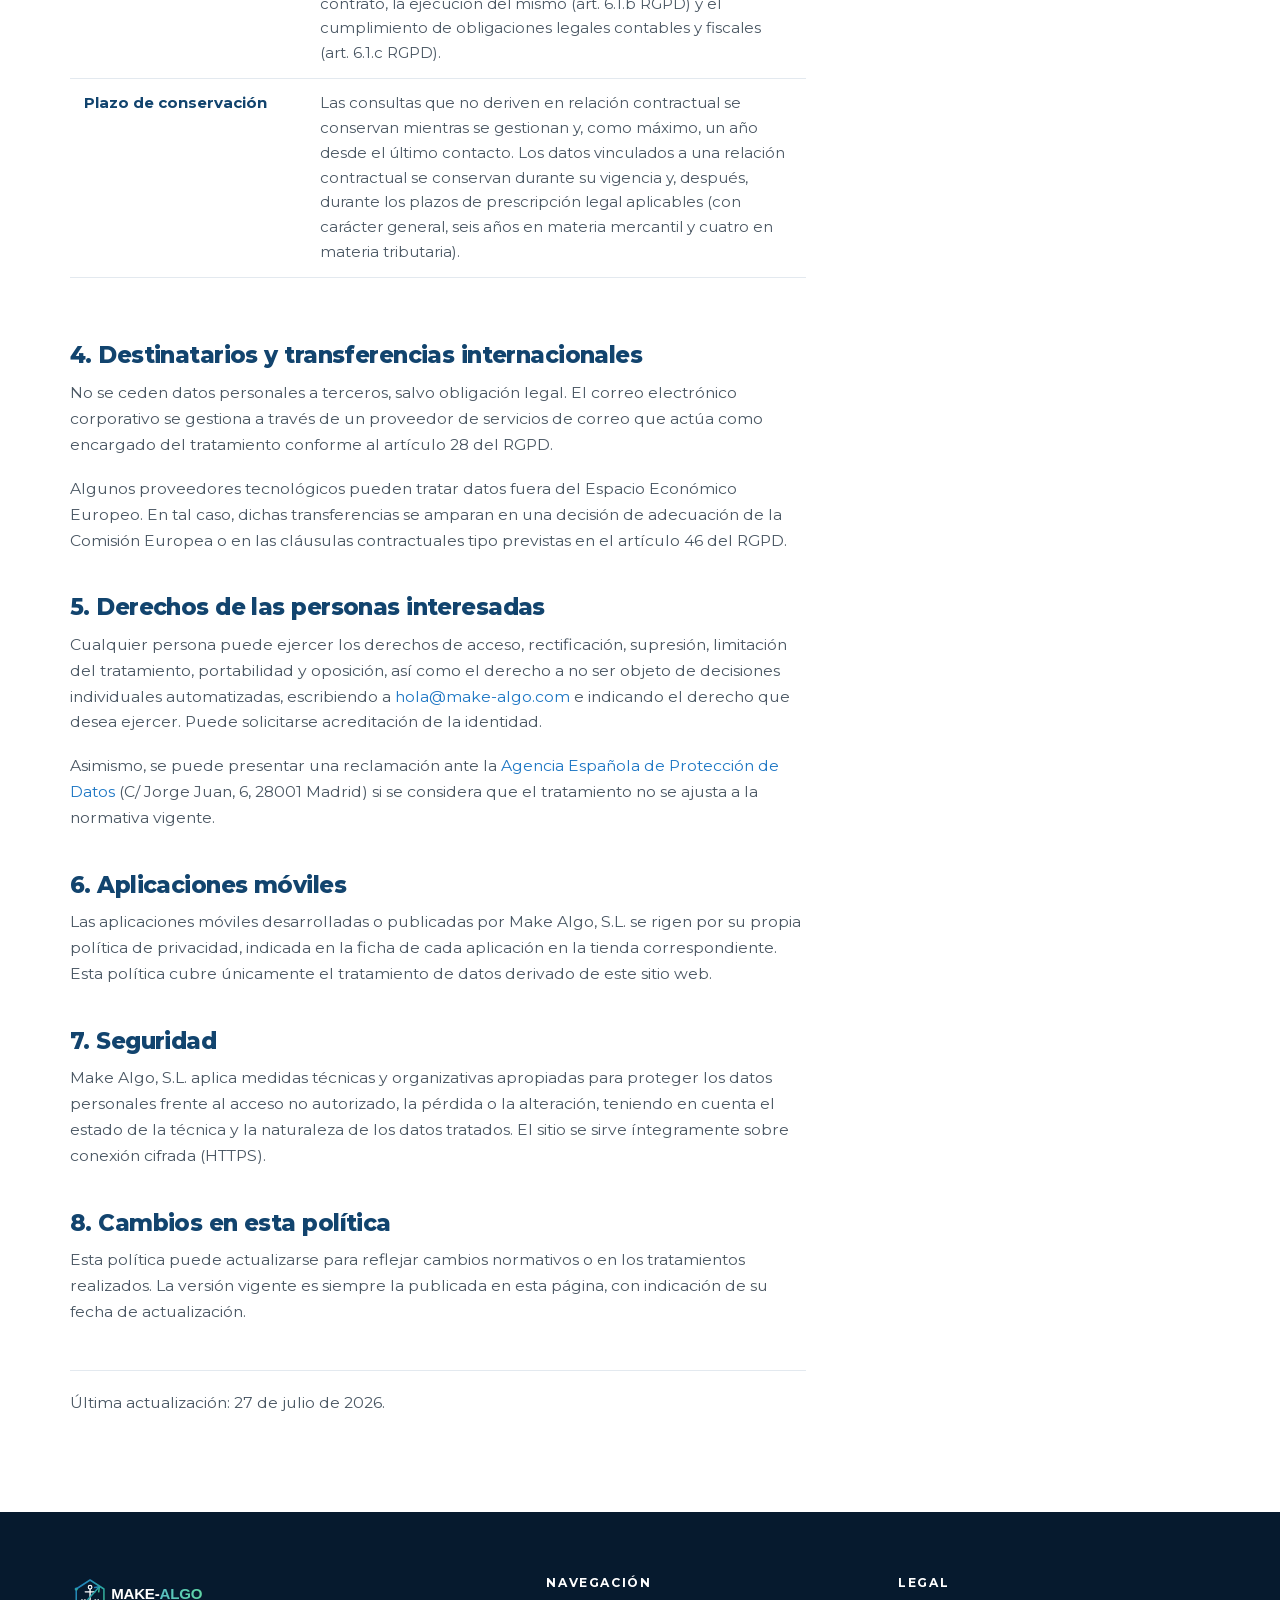
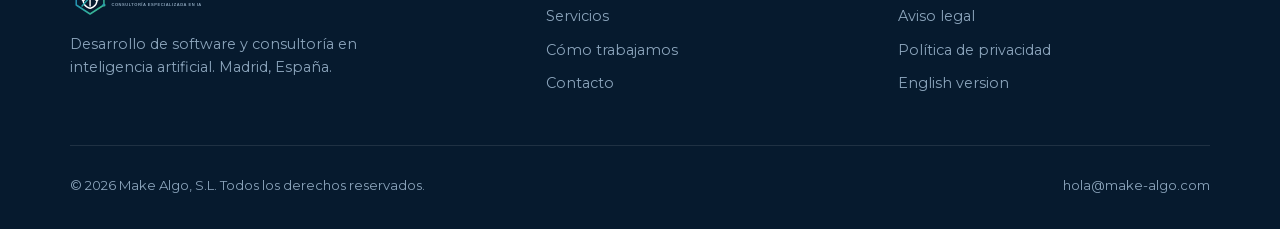
<file: privacidad.html>
<!DOCTYPE html>
<html lang="es">
<head>
<meta charset="utf-8">
<meta name="viewport" content="width=device-width, initial-scale=1">
<title>Política de privacidad — Make Algo, S.L.</title>
<meta name="description" content="Política de privacidad de Make Algo, S.L. conforme al Reglamento (UE) 2016/679 (RGPD) y a la Ley Orgánica 3/2018 (LOPDGDD).">
<meta name="robots" content="index, follow">
<link rel="alternate" hreflang="es" href="privacidad.html">
<link rel="alternate" hreflang="en" href="en/privacy.html">
<link rel="icon" type="image/svg+xml" href="assets/img/logo-mark.svg">
<link rel="icon" type="image/png" href="assets/img/logo-mark.png">
<link rel="stylesheet" href="assets/css/style.css">
</head>
<body>

<a class="skip" href="#main">Saltar al contenido principal</a>

<header class="nav">
  <div class="nav__inner">
    <a class="nav__brand" href="./" aria-label="Make Algo, S.L. — inicio">
      <img src="assets/img/logo.svg" alt="Make Algo, S.L." width="168" height="34">
    </a>
    <nav aria-label="Principal">
      <ul class="nav__links" id="nav-links">
        <li><a href="./#servicios">Servicios</a></li>
        <li><a href="./#proceso">Cómo trabajamos</a></li>
        <li><a href="./#contacto">Contacto</a></li>
      </ul>
    </nav>
    <div class="lang" role="group" aria-label="Idioma">
      <a href="privacidad.html" aria-current="true" hreflang="es">ES</a>
      <a href="en/privacy.html" hreflang="en">EN</a>
    </div>
    <button class="nav__toggle" type="button" aria-label="Abrir el menú" aria-expanded="false" aria-controls="nav-links">
      <span></span>
    </button>
  </div>
</header>

<main id="main" class="legal">
  <div class="wrap">
    <p class="eyebrow">Protección de datos</p>
    <h1 style="font-size:clamp(2rem,4.5vw,2.9rem);">Política de privacidad</h1>

    <div class="legal__body">
      <p>
        Esta política explica cómo Make Algo, S.L. trata los datos personales en el marco
        de este sitio web, conforme al Reglamento (UE) 2016/679, General de Protección de
        Datos (RGPD), y a la Ley Orgánica 3/2018, de Protección de Datos Personales y
        garantía de los derechos digitales (LOPDGDD).
      </p>

      <h2>1. Responsable del tratamiento</h2>
      <div class="table-scroll">
        <table class="legal__table">
          <tbody>
            <tr><th>Responsable</th><td>Make Algo, Sociedad de Responsabilidad Limitada</td></tr>
            <tr><th>NIF</th><td>B88875018</td></tr>
            <tr><th>Domicilio</th><td>Calle General Pardiñas, 114 — 28006 Madrid, España</td></tr>
            <tr><th>Contacto en materia de datos</th><td><a href="mailto:hola@make-algo.com">hola@make-algo.com</a></td></tr>
          </tbody>
        </table>
      </div>
      <p>
        Make Algo, S.L. no está obligada a designar un Delegado de Protección de Datos
        conforme al artículo 37 del RGPD. Las consultas sobre privacidad pueden dirigirse
        a la dirección de contacto indicada.
      </p>

      <h2>2. Navegación por el sitio web</h2>
      <p>
        <strong>Este sitio no utiliza cookies</strong> propias ni de terceros, ni
        herramientas de analítica, publicidad, perfilado o seguimiento. Tampoco carga
        tipografías, scripts ni recursos alojados en servidores de terceros: todos los
        archivos se sirven desde el propio sitio. Por ese motivo no se muestra ningún
        banner de consentimiento.
      </p>
      <p>
        El sitio está alojado en GitHub Pages, un servicio prestado por GitHub, Inc.
        (Microsoft Corporation). Como es habitual en cualquier servidor web, el proveedor
        de alojamiento puede registrar de forma automática datos técnicos de la conexión
        —dirección IP, fecha y hora, tipo de navegador y página solicitada— con la
        finalidad exclusiva de prestar el servicio y garantizar su seguridad. Make Algo,
        S.L. no accede a esos registros ni los utiliza para elaborar perfiles. Puede
        consultarse la
        <a href="https://docs.github.com/site-policy/privacy-policies/github-general-privacy-statement" target="_blank" rel="noopener">declaración de privacidad de GitHub</a>.
      </p>

      <h2>3. Datos que tratamos y con qué finalidad</h2>
      <p>
        El único tratamiento de datos personales que se origina en este sitio es el
        derivado de <strong>la comunicación por correo electrónico</strong> a la dirección
        publicada.
      </p>
      <div class="table-scroll">
        <table class="legal__table">
          <tbody>
            <tr><th>Datos tratados</th><td>Nombre, dirección de correo electrónico y cualquier otro dato que la persona interesada decida incluir en su mensaje.</td></tr>
            <tr><th>Finalidad</th><td>Atender la consulta recibida, mantener la comunicación derivada de ella y, en su caso, preparar y gestionar una relación comercial o contractual.</td></tr>
            <tr><th>Base jurídica</th><td>Interés legítimo en atender las consultas recibidas y aplicación de medidas precontractuales a petición de la persona interesada (art. 6.1.f y 6.1.b RGPD). Cuando exista contrato, la ejecución del mismo (art. 6.1.b RGPD) y el cumplimiento de obligaciones legales contables y fiscales (art. 6.1.c RGPD).</td></tr>
            <tr><th>Plazo de conservación</th><td>Las consultas que no deriven en relación contractual se conservan mientras se gestionan y, como máximo, un año desde el último contacto. Los datos vinculados a una relación contractual se conservan durante su vigencia y, después, durante los plazos de prescripción legal aplicables (con carácter general, seis años en materia mercantil y cuatro en materia tributaria).</td></tr>
          </tbody>
        </table>
      </div>

      <h2>4. Destinatarios y transferencias internacionales</h2>
      <p>
        No se ceden datos personales a terceros, salvo obligación legal. El correo
        electrónico corporativo se gestiona a través de un proveedor de servicios de
        correo que actúa como encargado del tratamiento conforme al artículo 28 del RGPD.
      </p>
      <p>
        Algunos proveedores tecnológicos pueden tratar datos fuera del Espacio Económico
        Europeo. En tal caso, dichas transferencias se amparan en una decisión de
        adecuación de la Comisión Europea o en las cláusulas contractuales tipo previstas
        en el artículo 46 del RGPD.
      </p>

      <h2>5. Derechos de las personas interesadas</h2>
      <p>
        Cualquier persona puede ejercer los derechos de acceso, rectificación, supresión,
        limitación del tratamiento, portabilidad y oposición, así como el derecho a no ser
        objeto de decisiones individuales automatizadas, escribiendo a
        <a href="mailto:hola@make-algo.com">hola@make-algo.com</a> e indicando el derecho
        que desea ejercer. Puede solicitarse acreditación de la identidad.
      </p>
      <p>
        Asimismo, se puede presentar una reclamación ante la
        <a href="https://www.aepd.es" target="_blank" rel="noopener">Agencia Española de Protección de Datos</a>
        (C/ Jorge Juan, 6, 28001 Madrid) si se considera que el tratamiento no se ajusta a
        la normativa vigente.
      </p>

      <h2>6. Aplicaciones móviles</h2>
      <p>
        Las aplicaciones móviles desarrolladas o publicadas por Make Algo, S.L. se rigen
        por su propia política de privacidad, indicada en la ficha de cada aplicación en
        la tienda correspondiente. Esta política cubre únicamente el tratamiento de datos
        derivado de este sitio web.
      </p>

      <h2>7. Seguridad</h2>
      <p>
        Make Algo, S.L. aplica medidas técnicas y organizativas apropiadas para proteger
        los datos personales frente al acceso no autorizado, la pérdida o la alteración,
        teniendo en cuenta el estado de la técnica y la naturaleza de los datos tratados.
        El sitio se sirve íntegramente sobre conexión cifrada (HTTPS).
      </p>

      <h2>8. Cambios en esta política</h2>
      <p>
        Esta política puede actualizarse para reflejar cambios normativos o en los
        tratamientos realizados. La versión vigente es siempre la publicada en esta página,
        con indicación de su fecha de actualización.
      </p>

      <p class="legal__updated">Última actualización: 27 de julio de 2026.</p>
    </div>
  </div>
</main>

<footer class="footer">
  <div class="wrap">
    <div class="footer__top">
      <div class="footer__brand">
        <img class="footer__logo" src="assets/img/logo-inverse.svg" alt="Make Algo, S.L." width="197" height="40">
        <p class="footer__blurb">
          Desarrollo de software y consultoría en inteligencia artificial.
          Madrid, España.
        </p>
      </div>
      <div>
        <h4>Navegación</h4>
        <ul>
          <li><a href="./#servicios">Servicios</a></li>
          <li><a href="./#proceso">Cómo trabajamos</a></li>
          <li><a href="./#contacto">Contacto</a></li>
        </ul>
      </div>
      <div>
        <h4>Legal</h4>
        <ul>
          <li><a href="aviso-legal.html">Aviso legal</a></li>
          <li><a href="privacidad.html">Política de privacidad</a></li>
          <li><a href="en/">English version</a></li>
        </ul>
      </div>
    </div>
    <div class="footer__bottom">
      <span>© <span id="year">2026</span> Make Algo, S.L. Todos los derechos reservados.</span>
      <span><a href="mailto:hola@make-algo.com">hola@make-algo.com</a></span>
    </div>
  </div>
</footer>

<script src="assets/js/main.js" defer></script>
<script>document.getElementById('year').textContent = new Date().getFullYear();</script>
</body>
</html>
</file>
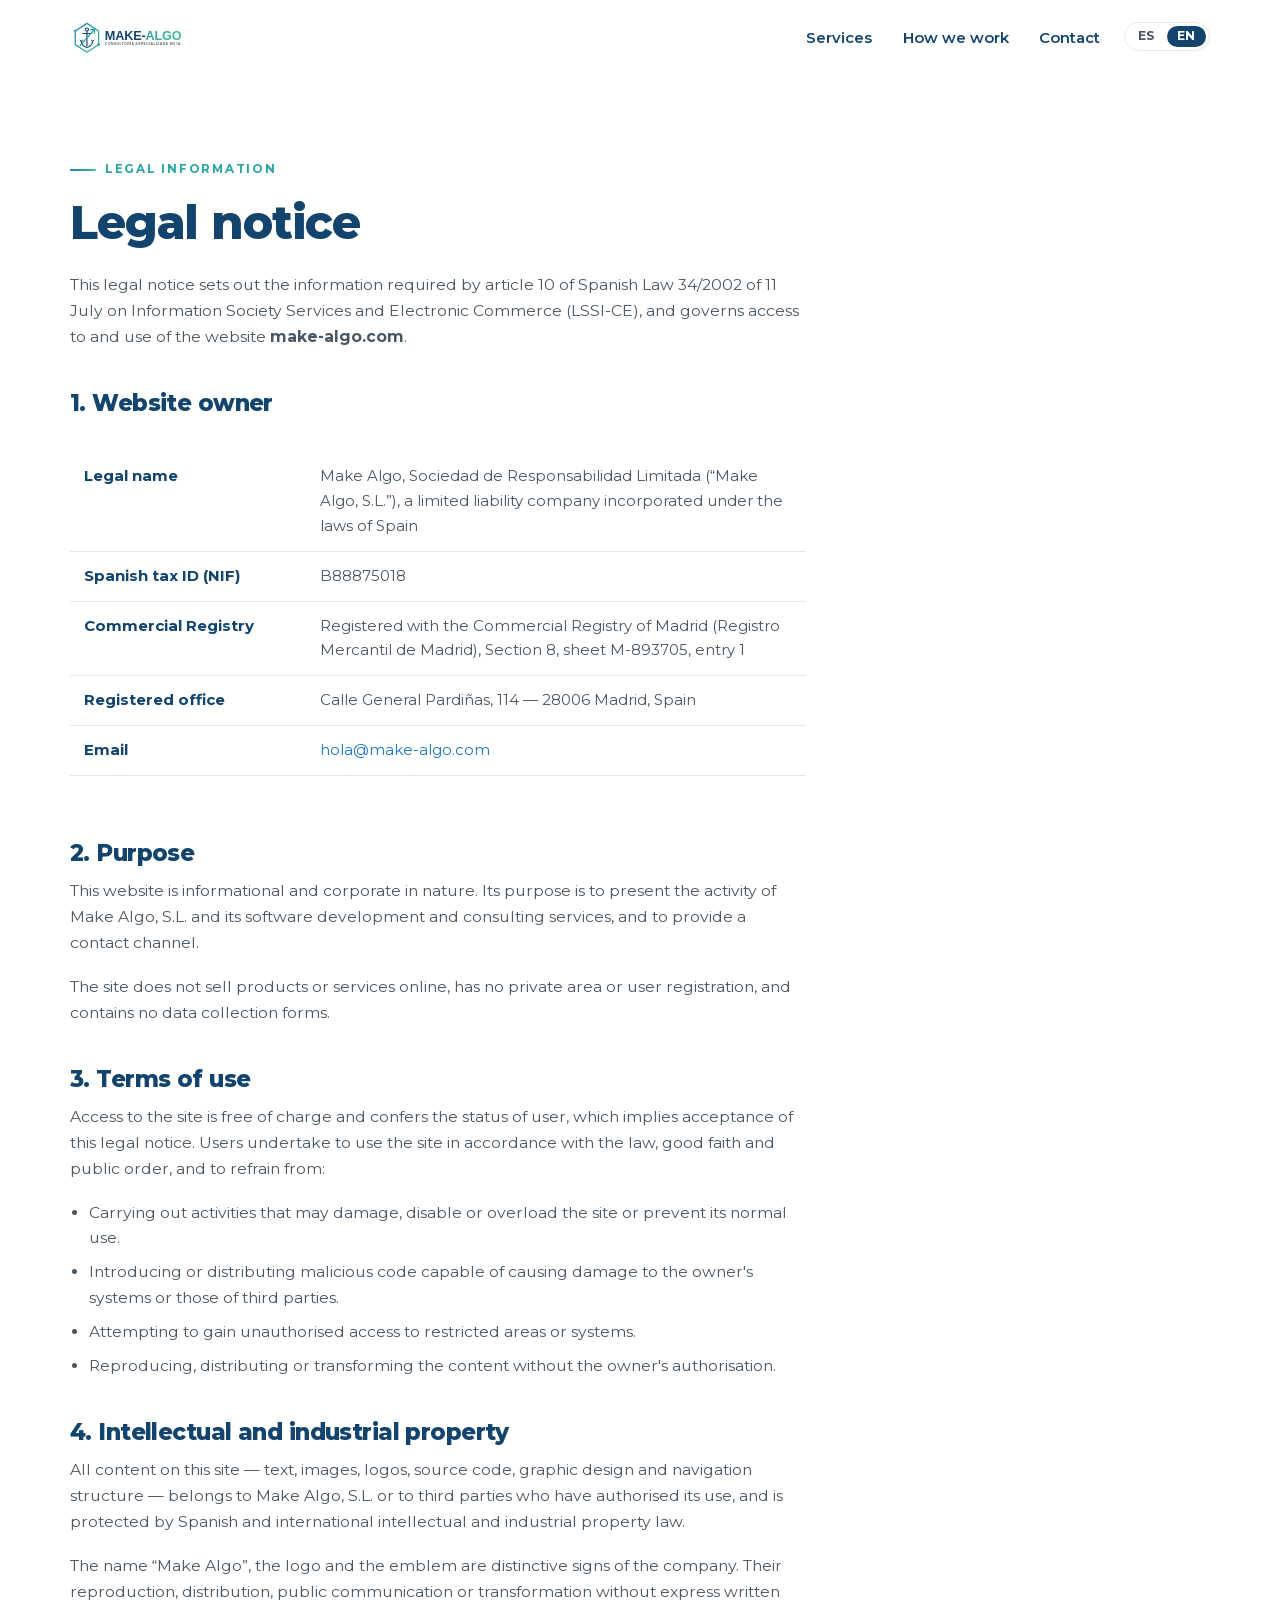
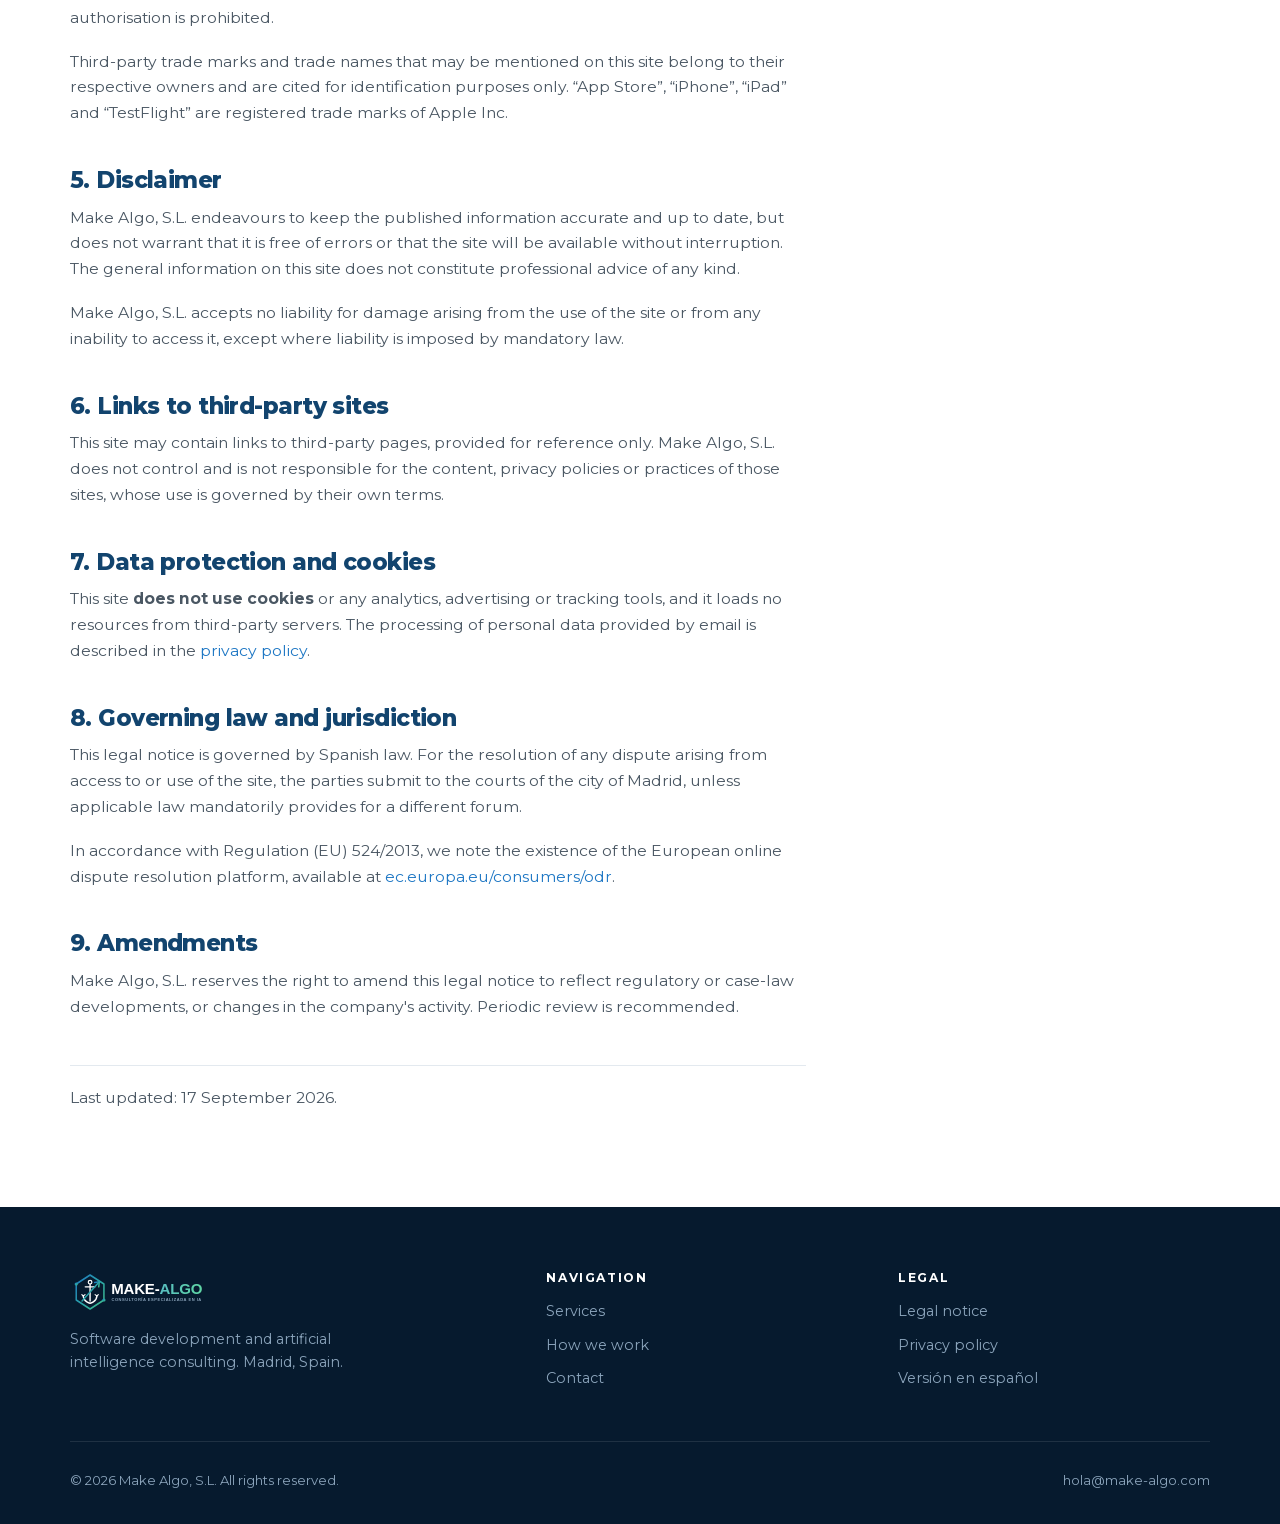
<file: en/legal-notice.html>
<!DOCTYPE html>
<html lang="en">
<head>
<meta charset="utf-8">
<meta name="viewport" content="width=device-width, initial-scale=1">
<title>Legal notice — Make Algo, S.L.</title>
<meta name="description" content="Legal information for Make Algo, S.L. as required by article 10 of Spanish Law 34/2002 on Information Society Services and Electronic Commerce (LSSI-CE).">
<meta name="robots" content="index, follow">
<link rel="alternate" hreflang="es" href="../aviso-legal.html">
<link rel="alternate" hreflang="en" href="legal-notice.html">
<link rel="icon" type="image/svg+xml" href="../assets/img/logo-mark.svg">
<link rel="icon" type="image/png" href="../assets/img/logo-mark.png">
<link rel="stylesheet" href="../assets/css/style.css">
</head>
<body>

<a class="skip" href="#main">Skip to main content</a>

<header class="nav">
  <div class="nav__inner">
    <a class="nav__brand" href="./" aria-label="Make Algo, S.L. — home">
      <img src="../assets/img/logo.svg" alt="Make Algo, S.L." width="168" height="34">
    </a>
    <nav aria-label="Main">
      <ul class="nav__links" id="nav-links">
        <li><a href="./#services">Services</a></li>
        <li><a href="./#process">How we work</a></li>
        <li><a href="./#contact">Contact</a></li>
      </ul>
    </nav>
    <div class="lang" role="group" aria-label="Language">
      <a href="../aviso-legal.html" hreflang="es">ES</a>
      <a href="legal-notice.html" aria-current="true" hreflang="en">EN</a>
    </div>
    <button class="nav__toggle" type="button" aria-label="Open menu" aria-expanded="false" aria-controls="nav-links">
      <span></span>
    </button>
  </div>
</header>

<main id="main" class="legal">
  <div class="wrap">
    <p class="eyebrow">Legal information</p>
    <h1 style="font-size:clamp(2rem,4.5vw,2.9rem);">Legal notice</h1>

    <div class="legal__body">
      <p>
        This legal notice sets out the information required by article 10 of Spanish Law
        34/2002 of 11 July on Information Society Services and Electronic Commerce
        (LSSI-CE), and governs access to and use of the website
        <strong>make-algo.com</strong>.
      </p>

      <h2>1. Website owner</h2>
      <div class="table-scroll">
        <table class="legal__table">
          <tbody>
            <tr><th>Legal name</th><td>Make Algo, Sociedad de Responsabilidad Limitada (“Make Algo, S.L.”), a limited liability company incorporated under the laws of Spain</td></tr>
            <tr><th>Spanish tax ID (NIF)</th><td>B88875018</td></tr>
            <tr><th>Commercial Registry</th><td>Registered with the Commercial Registry of Madrid (Registro Mercantil de Madrid), Section 8, sheet M-893705, entry 1</td></tr>
            <tr><th>Registered office</th><td>Calle General Pardiñas, 114 — 28006 Madrid, Spain</td></tr>
            <tr><th>Email</th><td><a href="mailto:hola@make-algo.com">hola@make-algo.com</a></td></tr>
          </tbody>
        </table>
      </div>

      <h2>2. Purpose</h2>
      <p>
        This website is informational and corporate in nature. Its purpose is to present
        the activity of Make Algo, S.L. and its software development and consulting
        services, and to provide a contact channel.
      </p>
      <p>
        The site does not sell products or services online, has no private area or user
        registration, and contains no data collection forms.
      </p>

      <h2>3. Terms of use</h2>
      <p>
        Access to the site is free of charge and confers the status of user, which implies
        acceptance of this legal notice. Users undertake to use the site in accordance
        with the law, good faith and public order, and to refrain from:
      </p>
      <ul>
        <li>Carrying out activities that may damage, disable or overload the site or prevent its normal use.</li>
        <li>Introducing or distributing malicious code capable of causing damage to the owner's systems or those of third parties.</li>
        <li>Attempting to gain unauthorised access to restricted areas or systems.</li>
        <li>Reproducing, distributing or transforming the content without the owner's authorisation.</li>
      </ul>

      <h2>4. Intellectual and industrial property</h2>
      <p>
        All content on this site — text, images, logos, source code, graphic design and
        navigation structure — belongs to Make Algo, S.L. or to third parties who have
        authorised its use, and is protected by Spanish and international intellectual
        and industrial property law.
      </p>
      <p>
        The name “Make Algo”, the logo and the emblem are distinctive signs of the
        company. Their reproduction, distribution, public communication or transformation
        without express written authorisation is prohibited.
      </p>
      <p>
        Third-party trade marks and trade names that may be mentioned on this site belong
        to their respective owners and are cited for identification purposes only. “App
        Store”, “iPhone”, “iPad” and “TestFlight” are registered trade marks of Apple Inc.
      </p>

      <h2>5. Disclaimer</h2>
      <p>
        Make Algo, S.L. endeavours to keep the published information accurate and up to
        date, but does not warrant that it is free of errors or that the site will be
        available without interruption. The general information on this site does not
        constitute professional advice of any kind.
      </p>
      <p>
        Make Algo, S.L. accepts no liability for damage arising from the use of the site
        or from any inability to access it, except where liability is imposed by mandatory
        law.
      </p>

      <h2>6. Links to third-party sites</h2>
      <p>
        This site may contain links to third-party pages, provided for reference only.
        Make Algo, S.L. does not control and is not responsible for the content, privacy
        policies or practices of those sites, whose use is governed by their own terms.
      </p>

      <h2>7. Data protection and cookies</h2>
      <p>
        This site <strong>does not use cookies</strong> or any analytics, advertising or
        tracking tools, and it loads no resources from third-party servers. The processing
        of personal data provided by email is described in the
        <a href="privacy.html">privacy policy</a>.
      </p>

      <h2>8. Governing law and jurisdiction</h2>
      <p>
        This legal notice is governed by Spanish law. For the resolution of any dispute
        arising from access to or use of the site, the parties submit to the courts of the
        city of Madrid, unless applicable law mandatorily provides for a different forum.
      </p>
      <p>
        In accordance with Regulation (EU) 524/2013, we note the existence of the European
        online dispute resolution platform, available at
        <a href="https://ec.europa.eu/consumers/odr" target="_blank" rel="noopener">ec.europa.eu/consumers/odr</a>.
      </p>

      <h2>9. Amendments</h2>
      <p>
        Make Algo, S.L. reserves the right to amend this legal notice to reflect
        regulatory or case-law developments, or changes in the company's activity.
        Periodic review is recommended.
      </p>

      <p class="legal__updated">Last updated: 17 September 2026.</p>
    </div>
  </div>
</main>

<footer class="footer">
  <div class="wrap">
    <div class="footer__top">
      <div class="footer__brand">
        <img class="footer__logo" src="../assets/img/logo-inverse.svg" alt="Make Algo, S.L." width="197" height="40">
        <p class="footer__blurb">
          Software development and artificial intelligence consulting.
          Madrid, Spain.
        </p>
      </div>
      <div>
        <h4>Navigation</h4>
        <ul>
          <li><a href="./#services">Services</a></li>
          <li><a href="./#process">How we work</a></li>
          <li><a href="./#contact">Contact</a></li>
        </ul>
      </div>
      <div>
        <h4>Legal</h4>
        <ul>
          <li><a href="legal-notice.html">Legal notice</a></li>
          <li><a href="privacy.html">Privacy policy</a></li>
          <li><a href="../">Versión en español</a></li>
        </ul>
      </div>
    </div>
    <div class="footer__bottom">
      <span>© <span id="year">2026</span> Make Algo, S.L. All rights reserved.</span>
      <span><a href="mailto:hola@make-algo.com">hola@make-algo.com</a></span>
    </div>
  </div>
</footer>

<script src="../assets/js/main.js" defer></script>
<script>document.getElementById('year').textContent = new Date().getFullYear();</script>
</body>
</html>
</file>
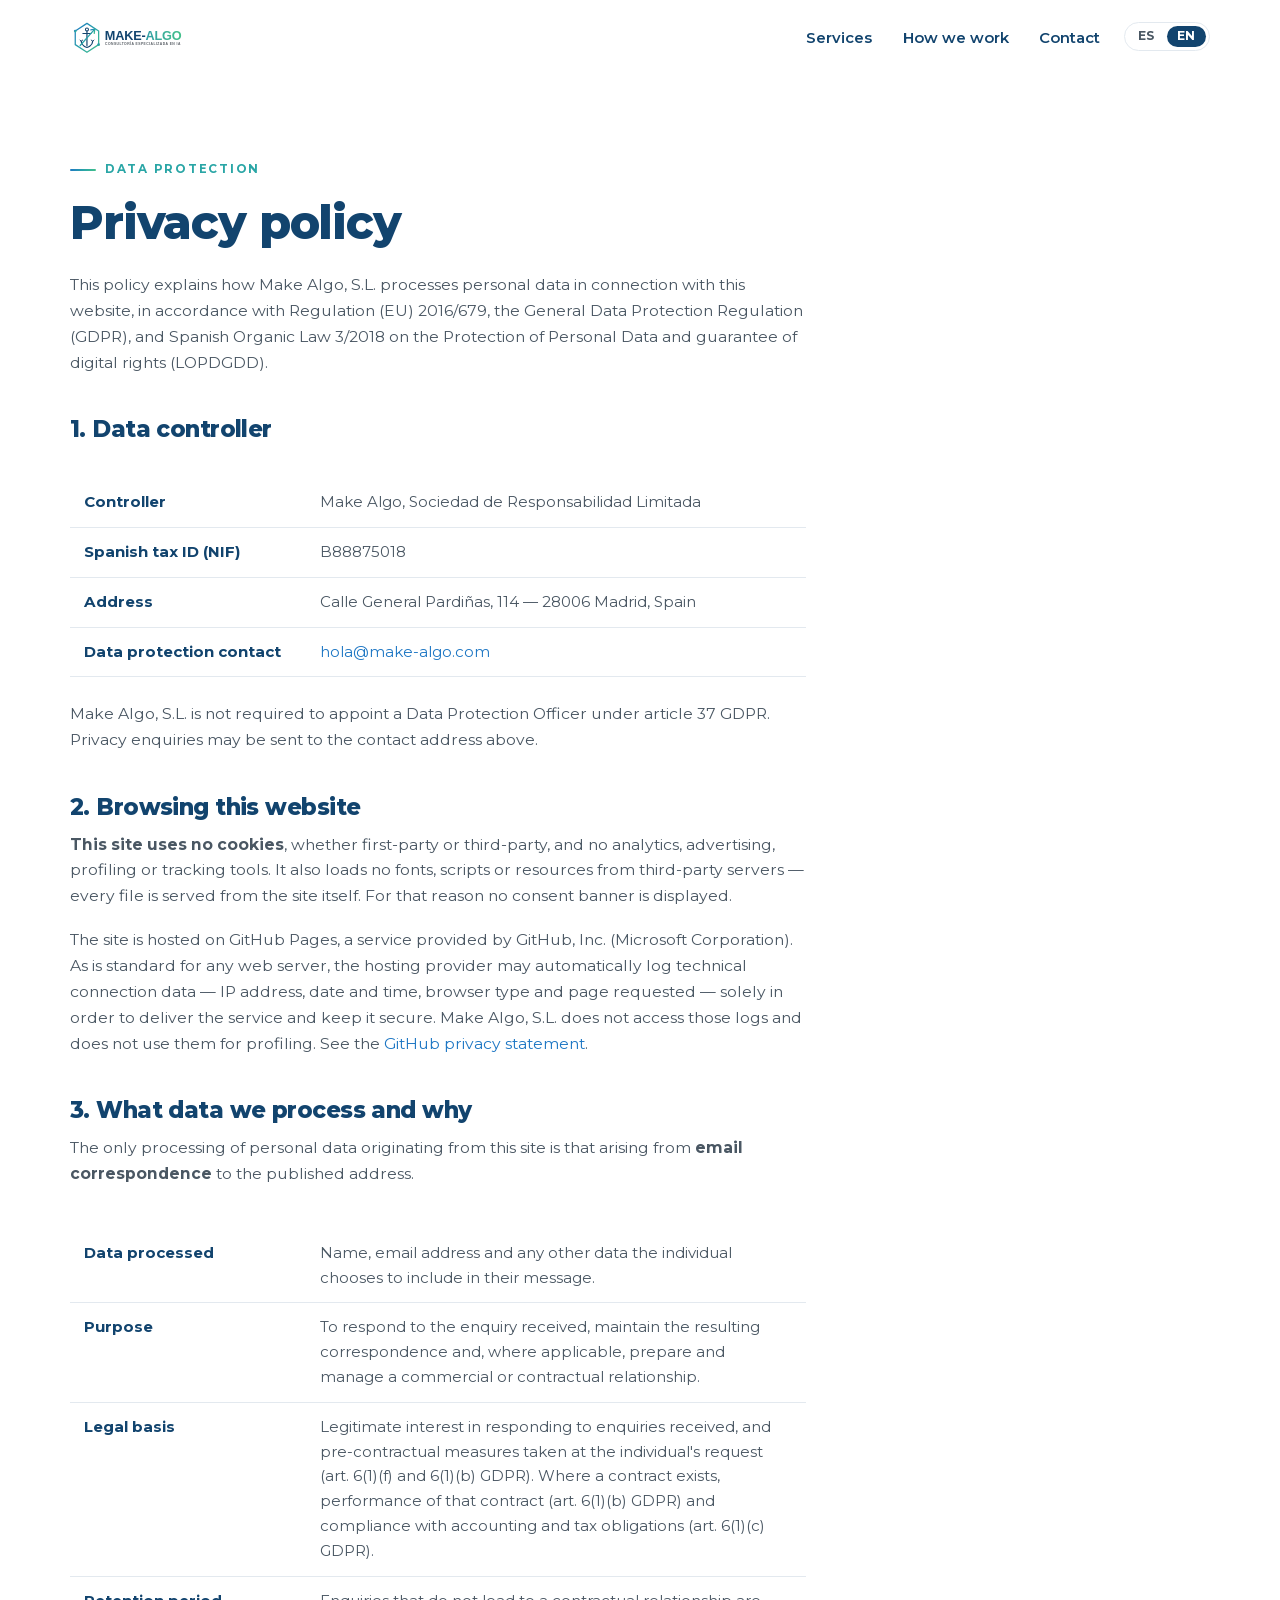
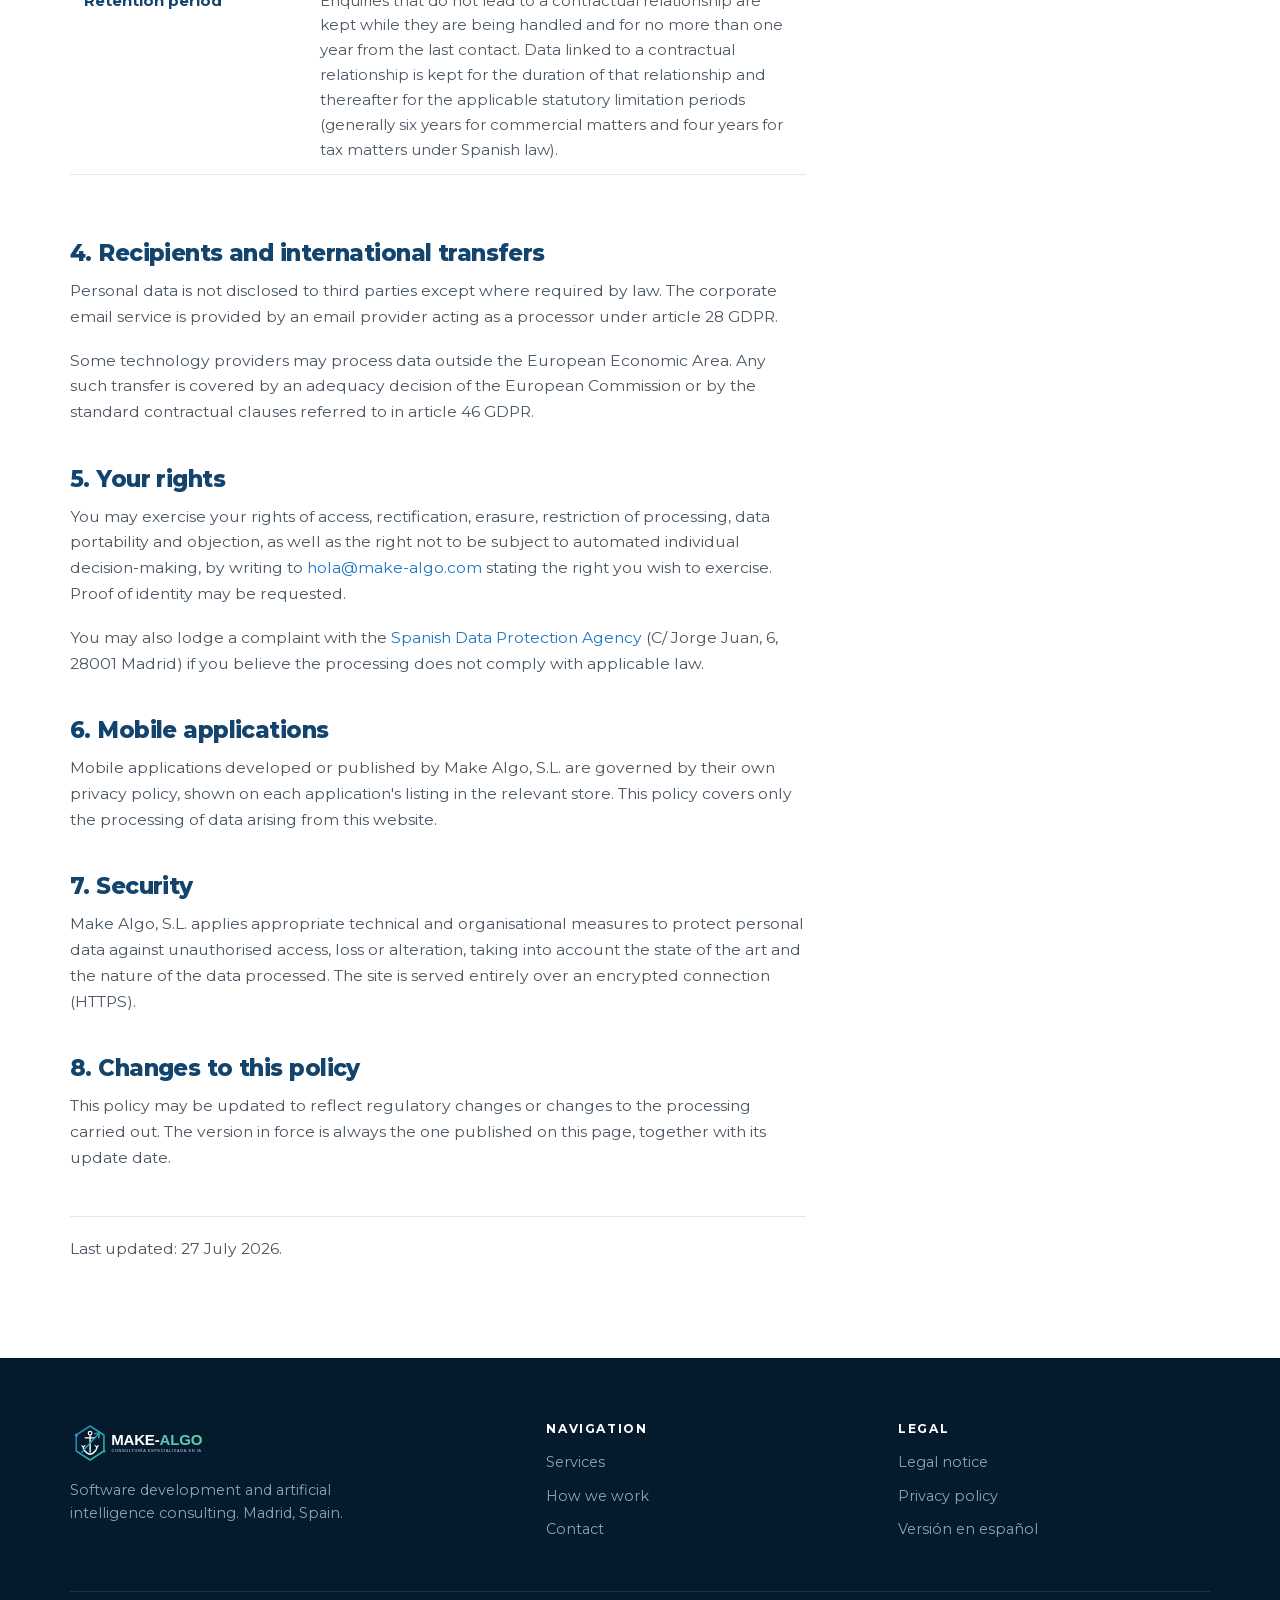
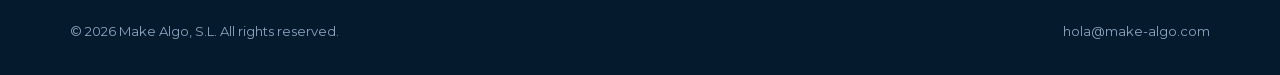
<file: en/privacy.html>
<!DOCTYPE html>
<html lang="en">
<head>
<meta charset="utf-8">
<meta name="viewport" content="width=device-width, initial-scale=1">
<title>Privacy policy — Make Algo, S.L.</title>
<meta name="description" content="Privacy policy of Make Algo, S.L. under Regulation (EU) 2016/679 (GDPR) and Spanish Organic Law 3/2018 (LOPDGDD).">
<meta name="robots" content="index, follow">
<link rel="alternate" hreflang="es" href="../privacidad.html">
<link rel="alternate" hreflang="en" href="privacy.html">
<link rel="icon" type="image/svg+xml" href="../assets/img/logo-mark.svg">
<link rel="icon" type="image/png" href="../assets/img/logo-mark.png">
<link rel="stylesheet" href="../assets/css/style.css">
</head>
<body>

<a class="skip" href="#main">Skip to main content</a>

<header class="nav">
  <div class="nav__inner">
    <a class="nav__brand" href="./" aria-label="Make Algo, S.L. — home">
      <img src="../assets/img/logo.svg" alt="Make Algo, S.L." width="168" height="34">
    </a>
    <nav aria-label="Main">
      <ul class="nav__links" id="nav-links">
        <li><a href="./#services">Services</a></li>
        <li><a href="./#process">How we work</a></li>
        <li><a href="./#contact">Contact</a></li>
      </ul>
    </nav>
    <div class="lang" role="group" aria-label="Language">
      <a href="../privacidad.html" hreflang="es">ES</a>
      <a href="privacy.html" aria-current="true" hreflang="en">EN</a>
    </div>
    <button class="nav__toggle" type="button" aria-label="Open menu" aria-expanded="false" aria-controls="nav-links">
      <span></span>
    </button>
  </div>
</header>

<main id="main" class="legal">
  <div class="wrap">
    <p class="eyebrow">Data protection</p>
    <h1 style="font-size:clamp(2rem,4.5vw,2.9rem);">Privacy policy</h1>

    <div class="legal__body">
      <p>
        This policy explains how Make Algo, S.L. processes personal data in connection
        with this website, in accordance with Regulation (EU) 2016/679, the General Data
        Protection Regulation (GDPR), and Spanish Organic Law 3/2018 on the Protection of
        Personal Data and guarantee of digital rights (LOPDGDD).
      </p>

      <h2>1. Data controller</h2>
      <div class="table-scroll">
        <table class="legal__table">
          <tbody>
            <tr><th>Controller</th><td>Make Algo, Sociedad de Responsabilidad Limitada</td></tr>
            <tr><th>Spanish tax ID (NIF)</th><td>B88875018</td></tr>
            <tr><th>Address</th><td>Calle General Pardiñas, 114 — 28006 Madrid, Spain</td></tr>
            <tr><th>Data protection contact</th><td><a href="mailto:hola@make-algo.com">hola@make-algo.com</a></td></tr>
          </tbody>
        </table>
      </div>
      <p>
        Make Algo, S.L. is not required to appoint a Data Protection Officer under article
        37 GDPR. Privacy enquiries may be sent to the contact address above.
      </p>

      <h2>2. Browsing this website</h2>
      <p>
        <strong>This site uses no cookies</strong>, whether first-party or third-party,
        and no analytics, advertising, profiling or tracking tools. It also loads no
        fonts, scripts or resources from third-party servers — every file is served from
        the site itself. For that reason no consent banner is displayed.
      </p>
      <p>
        The site is hosted on GitHub Pages, a service provided by GitHub, Inc. (Microsoft
        Corporation). As is standard for any web server, the hosting provider may
        automatically log technical connection data — IP address, date and time, browser
        type and page requested — solely in order to deliver the service and keep it
        secure. Make Algo, S.L. does not access those logs and does not use them for
        profiling. See the
        <a href="https://docs.github.com/site-policy/privacy-policies/github-general-privacy-statement" target="_blank" rel="noopener">GitHub privacy statement</a>.
      </p>

      <h2>3. What data we process and why</h2>
      <p>
        The only processing of personal data originating from this site is that arising
        from <strong>email correspondence</strong> to the published address.
      </p>
      <div class="table-scroll">
        <table class="legal__table">
          <tbody>
            <tr><th>Data processed</th><td>Name, email address and any other data the individual chooses to include in their message.</td></tr>
            <tr><th>Purpose</th><td>To respond to the enquiry received, maintain the resulting correspondence and, where applicable, prepare and manage a commercial or contractual relationship.</td></tr>
            <tr><th>Legal basis</th><td>Legitimate interest in responding to enquiries received, and pre-contractual measures taken at the individual's request (art. 6(1)(f) and 6(1)(b) GDPR). Where a contract exists, performance of that contract (art. 6(1)(b) GDPR) and compliance with accounting and tax obligations (art. 6(1)(c) GDPR).</td></tr>
            <tr><th>Retention period</th><td>Enquiries that do not lead to a contractual relationship are kept while they are being handled and for no more than one year from the last contact. Data linked to a contractual relationship is kept for the duration of that relationship and thereafter for the applicable statutory limitation periods (generally six years for commercial matters and four years for tax matters under Spanish law).</td></tr>
          </tbody>
        </table>
      </div>

      <h2>4. Recipients and international transfers</h2>
      <p>
        Personal data is not disclosed to third parties except where required by law. The
        corporate email service is provided by an email provider acting as a processor
        under article 28 GDPR.
      </p>
      <p>
        Some technology providers may process data outside the European Economic Area. Any
        such transfer is covered by an adequacy decision of the European Commission or by
        the standard contractual clauses referred to in article 46 GDPR.
      </p>

      <h2>5. Your rights</h2>
      <p>
        You may exercise your rights of access, rectification, erasure, restriction of
        processing, data portability and objection, as well as the right not to be subject
        to automated individual decision-making, by writing to
        <a href="mailto:hola@make-algo.com">hola@make-algo.com</a> stating the right you
        wish to exercise. Proof of identity may be requested.
      </p>
      <p>
        You may also lodge a complaint with the
        <a href="https://www.aepd.es" target="_blank" rel="noopener">Spanish Data Protection Agency</a>
        (C/ Jorge Juan, 6, 28001 Madrid) if you believe the processing does not comply with
        applicable law.
      </p>

      <h2>6. Mobile applications</h2>
      <p>
        Mobile applications developed or published by Make Algo, S.L. are governed by
        their own privacy policy, shown on each application's listing in the relevant
        store. This policy covers only the processing of data arising from this website.
      </p>

      <h2>7. Security</h2>
      <p>
        Make Algo, S.L. applies appropriate technical and organisational measures to
        protect personal data against unauthorised access, loss or alteration, taking into
        account the state of the art and the nature of the data processed. The site is
        served entirely over an encrypted connection (HTTPS).
      </p>

      <h2>8. Changes to this policy</h2>
      <p>
        This policy may be updated to reflect regulatory changes or changes to the
        processing carried out. The version in force is always the one published on this
        page, together with its update date.
      </p>

      <p class="legal__updated">Last updated: 27 July 2026.</p>
    </div>
  </div>
</main>

<footer class="footer">
  <div class="wrap">
    <div class="footer__top">
      <div class="footer__brand">
        <img class="footer__logo" src="../assets/img/logo-inverse.svg" alt="Make Algo, S.L." width="197" height="40">
        <p class="footer__blurb">
          Software development and artificial intelligence consulting.
          Madrid, Spain.
        </p>
      </div>
      <div>
        <h4>Navigation</h4>
        <ul>
          <li><a href="./#services">Services</a></li>
          <li><a href="./#process">How we work</a></li>
          <li><a href="./#contact">Contact</a></li>
        </ul>
      </div>
      <div>
        <h4>Legal</h4>
        <ul>
          <li><a href="legal-notice.html">Legal notice</a></li>
          <li><a href="privacy.html">Privacy policy</a></li>
          <li><a href="../">Versión en español</a></li>
        </ul>
      </div>
    </div>
    <div class="footer__bottom">
      <span>© <span id="year">2026</span> Make Algo, S.L. All rights reserved.</span>
      <span><a href="mailto:hola@make-algo.com">hola@make-algo.com</a></span>
    </div>
  </div>
</footer>

<script src="../assets/js/main.js" defer></script>
<script>document.getElementById('year').textContent = new Date().getFullYear();</script>
</body>
</html>
</file>
<file: assets/css/style.css>
/* ==========================================================================
   Make Algo, S.L. — hoja de estilos del sitio corporativo
   Paleta y tipografía según brand/README.md
   ========================================================================== */

@font-face {
  font-family: 'Montserrat';
  font-style: normal;
  font-weight: 400 800;
  font-display: swap;
  src: url('../fonts/montserrat-latin.woff2') format('woff2');
  unicode-range: U+0000-00FF, U+0131, U+0152-0153, U+02BB-02BC, U+02C6, U+02DA,
    U+02DC, U+0304, U+0308, U+0329, U+2000-206F, U+20AC, U+2122, U+2191, U+2193,
    U+2212, U+2215, U+FEFF, U+FFFD;
}

@font-face {
  font-family: 'Montserrat';
  font-style: normal;
  font-weight: 400 800;
  font-display: swap;
  src: url('../fonts/montserrat-latin-ext.woff2') format('woff2');
  unicode-range: U+0100-02BA, U+02BD-02C5, U+02C7-02CC, U+02CE-02D7, U+02DD-02FF,
    U+0304, U+0308, U+0329, U+1D00-1DBF, U+1E00-1E9F, U+1EF2-1EFF, U+2020,
    U+20A0-20AB, U+20AD-20C0, U+2113, U+2C60-2C7F, U+A720-A7FF;
}

:root {
  --navy: #12446e;
  --navy-deep: #0a2947;
  --navy-ink: #061a2e;
  --blue: #1e77c4;
  --teal: #2aa6a6;
  --green: #43c08a;
  --grey: #565c63;

  --ink: #0f1b26;
  --ink-soft: #4a5763;
  --line: #e3e9ef;
  --mist: #f4f7fa;
  --paper: #ffffff;

  --gradient: linear-gradient(120deg, var(--blue) 0%, var(--teal) 55%, var(--green) 100%);
  --radius: 18px;
  --radius-lg: 28px;
  --shadow-sm: 0 1px 2px rgba(10, 41, 71, 0.06), 0 4px 12px rgba(10, 41, 71, 0.05);
  --shadow-md: 0 2px 4px rgba(10, 41, 71, 0.06), 0 18px 40px rgba(10, 41, 71, 0.1);
  --shadow-lg: 0 30px 70px rgba(10, 41, 71, 0.16);
  --wrap: 1140px;
  --nav-h: 74px;
}

/* ---------- Reset ---------- */
*,
*::before,
*::after { box-sizing: border-box; }

html {
  -webkit-text-size-adjust: 100%;
  scroll-behavior: smooth;
  scroll-padding-top: calc(var(--nav-h) + 16px);
}

body {
  margin: 0;
  font-family: 'Montserrat', -apple-system, BlinkMacSystemFont, 'Segoe UI', Roboto, Arial, sans-serif;
  font-weight: 400;
  font-size: 17px;
  line-height: 1.65;
  color: var(--ink);
  background: var(--paper);
  -webkit-font-smoothing: antialiased;
  -moz-osx-font-smoothing: grayscale;
  overflow-x: hidden;
}

img, svg { max-width: 100%; display: block; }
a { color: var(--blue); text-decoration: none; }
a:hover { text-decoration: underline; }

h1, h2, h3, h4 {
  font-weight: 800;
  line-height: 1.12;
  letter-spacing: -0.025em;
  margin: 0 0 0.5em;
  color: var(--navy);
}

h1 { font-size: clamp(2.4rem, 6.2vw, 4.05rem); }
h2 { font-size: clamp(1.85rem, 4vw, 2.75rem); }
h3 { font-size: 1.2rem; letter-spacing: -0.015em; }
p { margin: 0 0 1.15em; }
p:last-child { margin-bottom: 0; }

:focus-visible {
  outline: 3px solid var(--teal);
  outline-offset: 3px;
  border-radius: 6px;
}

/* ---------- Layout ---------- */
.wrap {
  width: min(100% - 2.5rem, var(--wrap));
  margin-inline: auto;
}

section { position: relative; }

.section {
  padding: clamp(4.5rem, 9vw, 7.5rem) 0;
}

.section--mist { background: var(--mist); }

.skip {
  position: absolute;
  left: -9999px;
  top: 0;
  background: var(--navy);
  color: #fff;
  padding: 0.8rem 1.2rem;
  z-index: 999;
  border-radius: 0 0 10px 0;
}
.skip:focus { left: 0; }

/* ---------- Section headers ---------- */
.eyebrow {
  display: inline-flex;
  align-items: center;
  gap: 0.55rem;
  font-size: 0.735rem;
  font-weight: 700;
  letter-spacing: 0.15em;
  text-transform: uppercase;
  color: var(--teal);
  margin-bottom: 1.1rem;
}

.eyebrow::before {
  content: '';
  width: 26px;
  height: 2px;
  border-radius: 2px;
  background: var(--gradient);
}

.section-head {
  max-width: 46rem;
  margin-bottom: clamp(2.5rem, 5vw, 3.75rem);
}

.section-head p {
  font-size: 1.09rem;
  color: var(--ink-soft);
}

.grad-text {
  background: var(--gradient);
  -webkit-background-clip: text;
  background-clip: text;
  color: transparent;
}

/* ---------- Navigation ---------- */
.nav {
  position: sticky;
  top: 0;
  z-index: 100;
  height: var(--nav-h);
  display: flex;
  align-items: center;
  background: rgba(255, 255, 255, 0.82);
  backdrop-filter: saturate(180%) blur(14px);
  -webkit-backdrop-filter: saturate(180%) blur(14px);
  border-bottom: 1px solid transparent;
  transition: border-color 0.25s ease, box-shadow 0.25s ease;
}

.nav.is-stuck {
  border-bottom-color: var(--line);
  box-shadow: 0 6px 24px rgba(10, 41, 71, 0.06);
}

.nav__inner {
  display: flex;
  align-items: center;
  gap: 1.5rem;
  width: min(100% - 2.5rem, var(--wrap));
  margin-inline: auto;
}

.nav__brand { display: flex; align-items: center; margin-right: auto; }
.nav__brand:hover { text-decoration: none; }
.nav__brand img { height: 34px; width: auto; }

.nav__links {
  display: flex;
  align-items: center;
  gap: 1.9rem;
  list-style: none;
  margin: 0;
  padding: 0;
}

.nav__links a {
  font-size: 0.93rem;
  font-weight: 600;
  color: var(--navy);
  position: relative;
  padding: 0.3rem 0;
}
.nav__links a:hover { text-decoration: none; color: var(--blue); }

.nav__links a::after {
  content: '';
  position: absolute;
  left: 0;
  bottom: 0;
  width: 0;
  height: 2px;
  border-radius: 2px;
  background: var(--gradient);
  transition: width 0.28s ease;
}
.nav__links a:hover::after { width: 100%; }

.lang {
  display: inline-flex;
  align-items: center;
  border: 1px solid var(--line);
  border-radius: 999px;
  padding: 3px;
  background: #fff;
  gap: 2px;
}

.lang a {
  font-size: 0.76rem;
  font-weight: 700;
  letter-spacing: 0.05em;
  color: var(--ink-soft);
  padding: 0.28rem 0.62rem;
  border-radius: 999px;
  line-height: 1;
}
.lang a:hover { text-decoration: none; color: var(--navy); }

.lang a[aria-current='true'] {
  background: var(--navy);
  color: #fff;
}

.nav__toggle {
  display: none;
  background: none;
  border: 1px solid var(--line);
  border-radius: 10px;
  width: 42px;
  height: 38px;
  cursor: pointer;
  padding: 0;
  align-items: center;
  justify-content: center;
}
.nav__toggle span {
  display: block;
  width: 18px;
  height: 2px;
  background: var(--navy);
  border-radius: 2px;
  position: relative;
}
.nav__toggle span::before,
.nav__toggle span::after {
  content: '';
  position: absolute;
  left: 0;
  width: 18px;
  height: 2px;
  background: var(--navy);
  border-radius: 2px;
}
.nav__toggle span::before { top: -6px; }
.nav__toggle span::after { top: 6px; }

/* ---------- Buttons ---------- */
.btn {
  display: inline-flex;
  align-items: center;
  justify-content: center;
  gap: 0.55rem;
  font-family: inherit;
  font-size: 0.95rem;
  font-weight: 700;
  letter-spacing: -0.005em;
  padding: 0.92rem 1.7rem;
  border-radius: 999px;
  border: 1px solid transparent;
  cursor: pointer;
  transition: transform 0.2s ease, box-shadow 0.2s ease, background 0.2s ease, color 0.2s ease;
  white-space: nowrap;
}
.btn:hover { text-decoration: none; transform: translateY(-2px); }

.btn--primary {
  background: var(--gradient);
  color: #fff;
  box-shadow: 0 10px 28px rgba(30, 119, 196, 0.32);
}
.btn--primary:hover { box-shadow: 0 16px 36px rgba(30, 119, 196, 0.4); }

.btn--ghost {
  background: rgba(255, 255, 255, 0.7);
  border-color: var(--line);
  color: var(--navy);
}
.btn--ghost:hover { border-color: var(--teal); color: var(--blue); }

.btn--light {
  background: #fff;
  color: var(--navy);
}

/* ---------- Hero ---------- */
.hero {
  position: relative;
  padding: clamp(3.5rem, 8vw, 6.5rem) 0 clamp(4rem, 8vw, 6rem);
  overflow: hidden;
  background: linear-gradient(180deg, #fbfdfe 0%, var(--mist) 100%);
}

.hero__glow {
  position: absolute;
  border-radius: 50%;
  filter: blur(90px);
  opacity: 0.42;
  pointer-events: none;
  will-change: transform;
}
.hero__glow--a {
  width: 46vw; height: 46vw;
  max-width: 620px; max-height: 620px;
  top: -14%; right: -8%;
  background: radial-gradient(circle, var(--teal) 0%, rgba(42, 166, 166, 0) 68%);
  animation: drift 22s ease-in-out infinite alternate;
}
.hero__glow--b {
  width: 38vw; height: 38vw;
  max-width: 500px; max-height: 500px;
  bottom: -18%; left: -10%;
  background: radial-gradient(circle, var(--blue) 0%, rgba(30, 119, 196, 0) 68%);
  animation: drift 26s ease-in-out infinite alternate-reverse;
}
.hero__glow--c {
  width: 26vw; height: 26vw;
  max-width: 340px; max-height: 340px;
  top: 42%; left: 46%;
  background: radial-gradient(circle, var(--green) 0%, rgba(67, 192, 138, 0) 70%);
  opacity: 0.3;
  animation: drift 30s ease-in-out infinite alternate;
}

@keyframes drift {
  from { transform: translate3d(0, 0, 0) scale(1); }
  to   { transform: translate3d(-40px, 34px, 0) scale(1.14); }
}

.hero__inner { position: relative; z-index: 1; }

.hero__badge {
  display: inline-flex;
  align-items: center;
  gap: 0.6rem;
  background: rgba(255, 255, 255, 0.85);
  border: 1px solid var(--line);
  border-radius: 999px;
  padding: 0.42rem 1rem 0.42rem 0.5rem;
  font-size: 0.79rem;
  font-weight: 600;
  color: var(--ink-soft);
  box-shadow: var(--shadow-sm);
  margin-bottom: 1.8rem;
}

.hero__badge b {
  background: var(--gradient);
  color: #fff;
  font-weight: 700;
  font-size: 0.7rem;
  letter-spacing: 0.06em;
  text-transform: uppercase;
  padding: 0.22rem 0.62rem;
  border-radius: 999px;
}

.hero h1 { max-width: 15ch; margin-bottom: 0.55em; }

.hero__lead {
  font-size: clamp(1.06rem, 2vw, 1.28rem);
  color: var(--ink-soft);
  max-width: 40rem;
  margin-bottom: 2.3rem;
}

.hero__cta {
  display: flex;
  flex-wrap: wrap;
  gap: 0.85rem;
}

/* ---------- Cards ---------- */
.grid {
  display: grid;
  gap: 1.4rem;
}
.grid--3 { grid-template-columns: repeat(auto-fit, minmax(280px, 1fr)); }

.card {
  position: relative;
  background: var(--paper);
  border: 1px solid var(--line);
  border-radius: var(--radius-lg);
  padding: 2.1rem 1.9rem;
  transition: transform 0.28s ease, box-shadow 0.28s ease, border-color 0.28s ease;
  overflow: hidden;
}

.card::before {
  content: '';
  position: absolute;
  inset: 0 0 auto 0;
  height: 3px;
  background: var(--gradient);
  transform: scaleX(0);
  transform-origin: left;
  transition: transform 0.35s ease;
}

.card:hover {
  transform: translateY(-5px);
  box-shadow: var(--shadow-md);
  border-color: transparent;
}
.card:hover::before { transform: scaleX(1); }

.card__icon {
  width: 50px;
  height: 50px;
  border-radius: 14px;
  background: var(--gradient);
  display: flex;
  align-items: center;
  justify-content: center;
  margin-bottom: 1.4rem;
  box-shadow: 0 8px 20px rgba(42, 166, 166, 0.28);
}
.card__icon svg { width: 24px; height: 24px; stroke: #fff; fill: none; stroke-width: 2; }

.card p {
  color: var(--ink-soft);
  font-size: 0.97rem;
  margin-bottom: 1.1rem;
}

.tags {
  display: flex;
  flex-wrap: wrap;
  gap: 0.45rem;
  list-style: none;
  margin: 0;
  padding: 0;
}

.tags li {
  font-size: 0.755rem;
  font-weight: 600;
  color: var(--navy);
  background: var(--mist);
  border: 1px solid var(--line);
  border-radius: 999px;
  padding: 0.25rem 0.7rem;
}

/* ---------- Proceso ---------- */
.steps {
  display: grid;
  grid-template-columns: repeat(auto-fit, minmax(230px, 1fr));
  gap: 1.6rem;
  counter-reset: step;
}

.step { position: relative; padding-top: 2.9rem; }

.step::before {
  counter-increment: step;
  content: '0' counter(step);
  position: absolute;
  top: 0;
  left: 0;
  font-size: 1.55rem;
  font-weight: 800;
  letter-spacing: -0.03em;
  background: var(--gradient);
  -webkit-background-clip: text;
  background-clip: text;
  color: transparent;
}

.step::after {
  content: '';
  position: absolute;
  top: 1.05rem;
  left: 3.1rem;
  right: -0.8rem;
  height: 1px;
  background: linear-gradient(90deg, rgba(42, 166, 166, 0.45), rgba(42, 166, 166, 0));
}
.step:last-child::after { display: none; }

.step h3 { font-size: 1.06rem; margin-bottom: 0.4rem; }
.step p { font-size: 0.93rem; color: var(--ink-soft); margin: 0; }

/* ---------- Contacto ---------- */
.contact {
  display: grid;
  grid-template-columns: 1.15fr 1fr;
  gap: clamp(2rem, 5vw, 4rem);
  align-items: center;
}

.contact__box {
  background: var(--paper);
  border: 1px solid var(--line);
  border-radius: var(--radius-lg);
  padding: 2.2rem;
  box-shadow: var(--shadow-md);
}

.contact__row {
  display: flex;
  gap: 1rem;
  align-items: flex-start;
  padding: 1rem 0;
  border-bottom: 1px solid var(--line);
}
.contact__row:last-child { border-bottom: 0; padding-bottom: 0; }
.contact__row:first-child { padding-top: 0; }

.contact__ico {
  flex: 0 0 38px;
  width: 38px; height: 38px;
  border-radius: 11px;
  background: var(--mist);
  display: flex;
  align-items: center;
  justify-content: center;
}
.contact__ico svg { width: 17px; height: 17px; stroke: var(--blue); fill: none; stroke-width: 2; }

.contact__k {
  font-size: 0.73rem;
  font-weight: 700;
  letter-spacing: 0.1em;
  text-transform: uppercase;
  color: var(--ink-soft);
}
.contact__v { font-weight: 600; color: var(--navy); font-size: 0.99rem; }
.contact__v a { color: var(--navy); }

/* ---------- Footer ---------- */
.footer {
  background: var(--navy-ink);
  color: #8ba4bb;
  padding: 4rem 0 2rem;
  font-size: 0.9rem;
}

.footer__top {
  display: grid;
  grid-template-columns: 1.4fr 1fr 1fr;
  gap: 2.5rem;
  padding-bottom: 2.5rem;
  border-bottom: 1px solid rgba(255, 255, 255, 0.1);
}

.footer__logo { height: 40px; width: auto; margin-bottom: 1.1rem; }
.footer__blurb { max-width: 30ch; line-height: 1.6; }

.footer h4 {
  color: #fff;
  font-size: 0.76rem;
  font-weight: 700;
  letter-spacing: 0.13em;
  text-transform: uppercase;
  margin: 0 0 1rem;
}

.footer ul { list-style: none; margin: 0; padding: 0; }
.footer li { margin-bottom: 0.6rem; }
.footer a { color: #8ba4bb; }
.footer a:hover { color: #fff; }

.footer__bottom {
  padding-top: 1.8rem;
  display: flex;
  flex-wrap: wrap;
  gap: 1rem;
  justify-content: space-between;
  font-size: 0.82rem;
}

/* ---------- Páginas legales ---------- */
.legal {
  padding: clamp(3rem, 6vw, 5rem) 0 clamp(4rem, 8vw, 6rem);
}

.legal__body {
  max-width: 46rem;
}

.legal__body h2 {
  font-size: 1.42rem;
  margin-top: 2.6rem;
}
.legal__body h3 { font-size: 1.05rem; margin-top: 1.8rem; }

.legal__body p,
.legal__body li { color: var(--ink-soft); font-size: 0.98rem; }

.legal__body ul { padding-left: 1.2rem; }
.legal__body li { margin-bottom: 0.5rem; }

.legal__table {
  width: 100%;
  border-collapse: collapse;
  margin: 1.5rem 0;
  font-size: 0.94rem;
}
.legal__table th,
.legal__table td {
  text-align: left;
  padding: 0.75rem 0.9rem;
  border-bottom: 1px solid var(--line);
  vertical-align: top;
}
.legal__table th {
  width: 32%;
  color: var(--navy);
  font-weight: 700;
}
.legal__table td { color: var(--ink-soft); }

.legal__updated {
  margin-top: 2.8rem;
  font-size: 0.85rem;
  color: var(--ink-soft);
  padding-top: 1.2rem;
  border-top: 1px solid var(--line);
}

.table-scroll { overflow-x: auto; }

/* ---------- Reveal on scroll ---------- */
.reveal {
  opacity: 0;
  transform: translateY(22px);
  transition: opacity 0.65s cubic-bezier(0.2, 0.7, 0.3, 1),
              transform 0.65s cubic-bezier(0.2, 0.7, 0.3, 1);
}
.reveal.is-visible { opacity: 1; transform: none; }

/* ---------- Responsive ---------- */
@media (max-width: 900px) {
  .contact { grid-template-columns: 1fr; }
  .footer__top { grid-template-columns: 1fr 1fr; }
  .footer__brand { grid-column: 1 / -1; }
}

@media (max-width: 760px) {
  body { font-size: 16px; }

  .nav__toggle { display: flex; }

  .nav__links {
    position: fixed;
    inset: var(--nav-h) 0 auto 0;
    flex-direction: column;
    align-items: stretch;
    gap: 0;
    background: rgba(255, 255, 255, 0.97);
    backdrop-filter: blur(14px);
    -webkit-backdrop-filter: blur(14px);
    border-bottom: 1px solid var(--line);
    padding: 0.5rem 1.25rem 1.25rem;
    box-shadow: var(--shadow-md);
    display: none;
  }
  .nav__links.is-open { display: flex; }
  .nav__links a { padding: 0.85rem 0; border-bottom: 1px solid var(--line); }
  .nav__links li:last-child a { border-bottom: 0; }
  .nav__links a::after { display: none; }

  .hero__cta .btn { flex: 1 1 100%; }
  .step::after { display: none; }
  .footer__top { grid-template-columns: 1fr; gap: 2rem; }

  .card { padding: 1.75rem 1.5rem; }
  .contact__box { padding: 1.6rem; }
}

@media (prefers-reduced-motion: reduce) {
  html { scroll-behavior: auto; }
  *,
  *::before,
  *::after {
    animation-duration: 0.001ms !important;
    animation-iteration-count: 1 !important;
    transition-duration: 0.001ms !important;
  }
  .reveal { opacity: 1; transform: none; }
}

@media print {
  .nav, .footer, .hero__glow { display: none; }
  body { font-size: 12pt; color: #000; }
}
</file>
